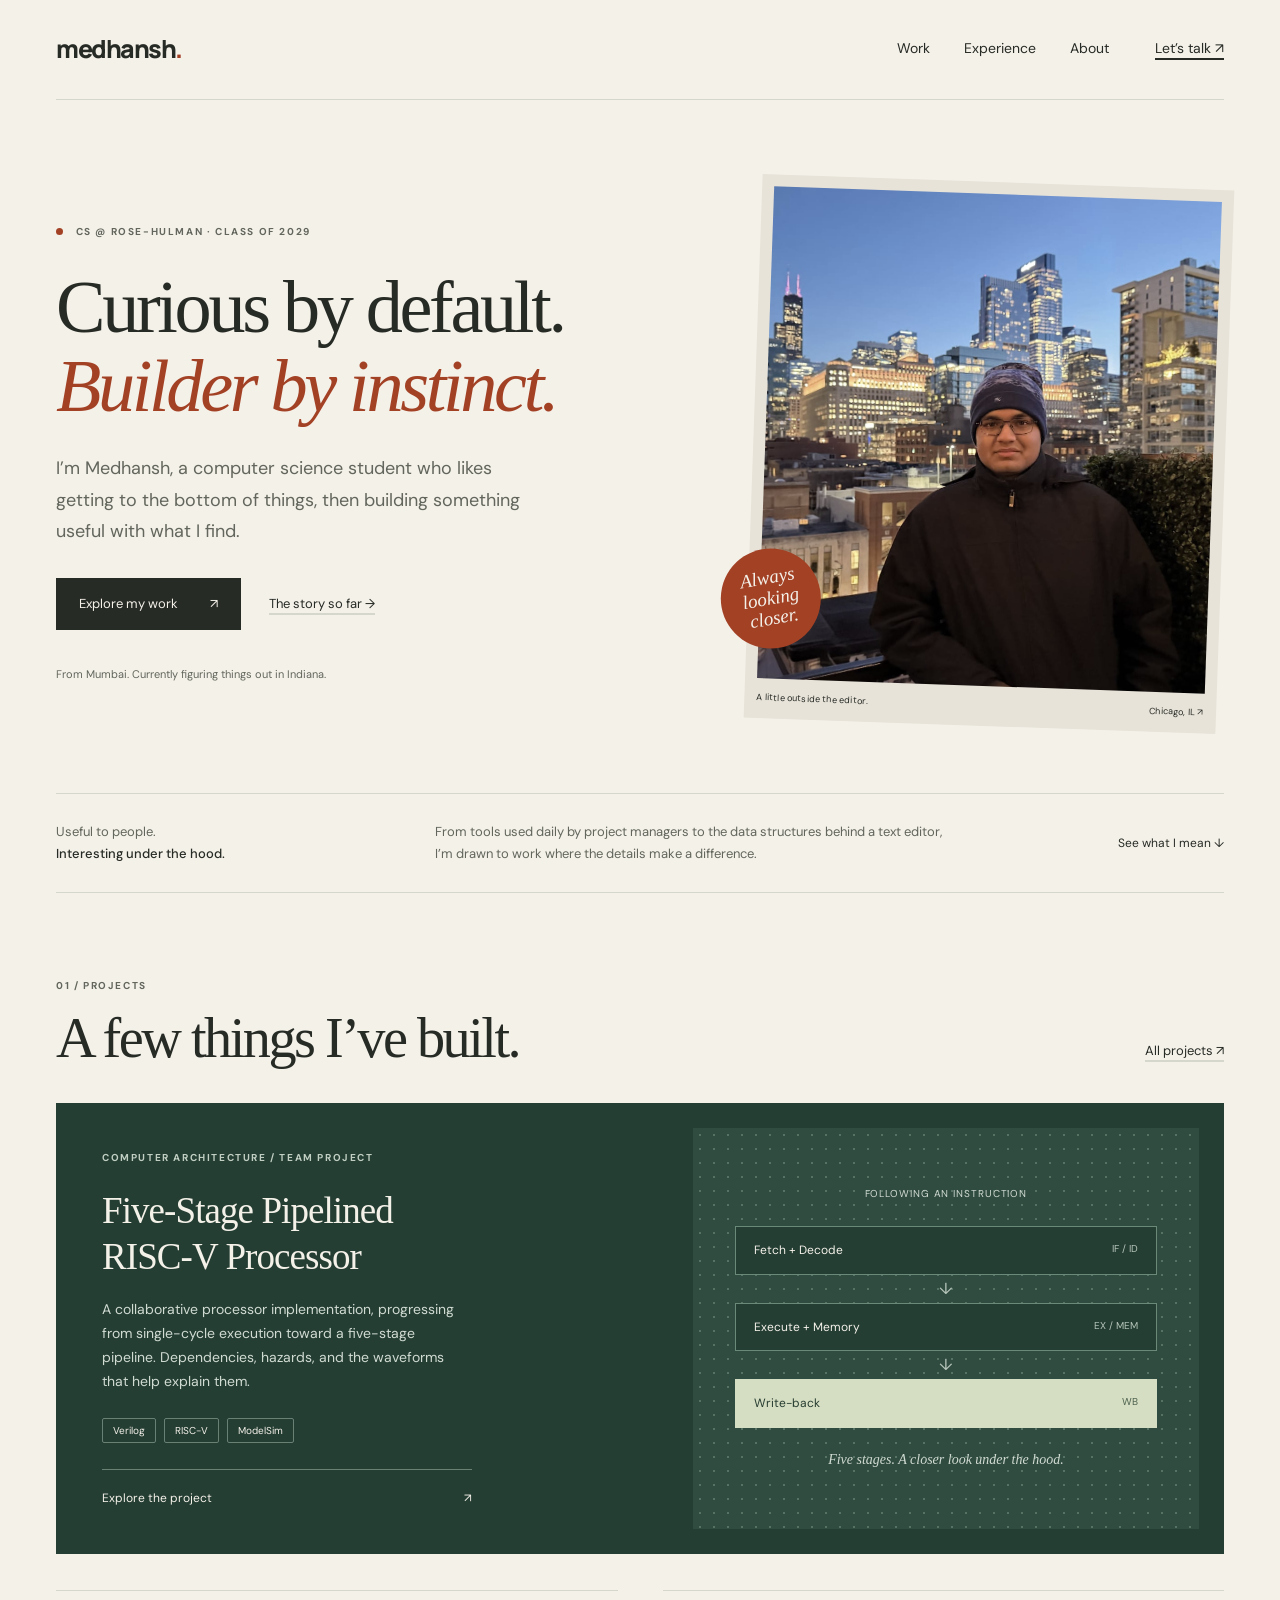
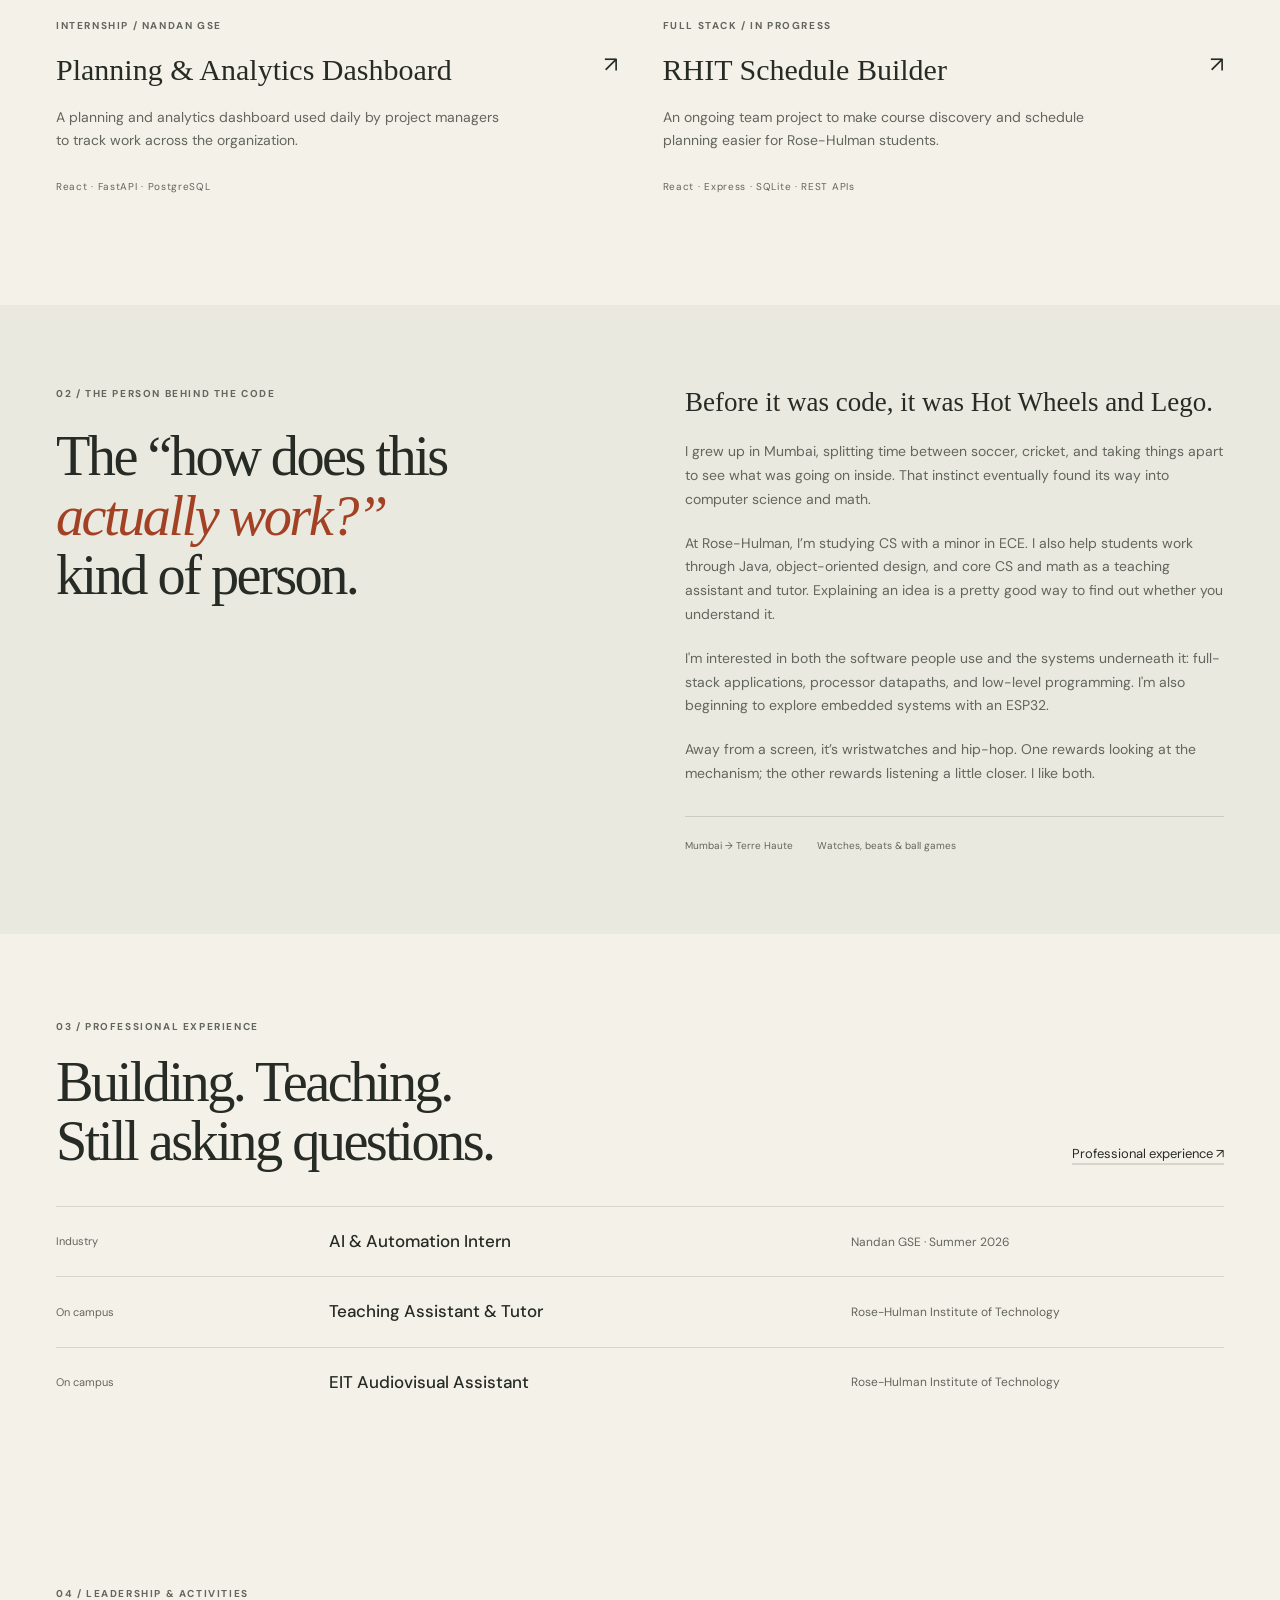
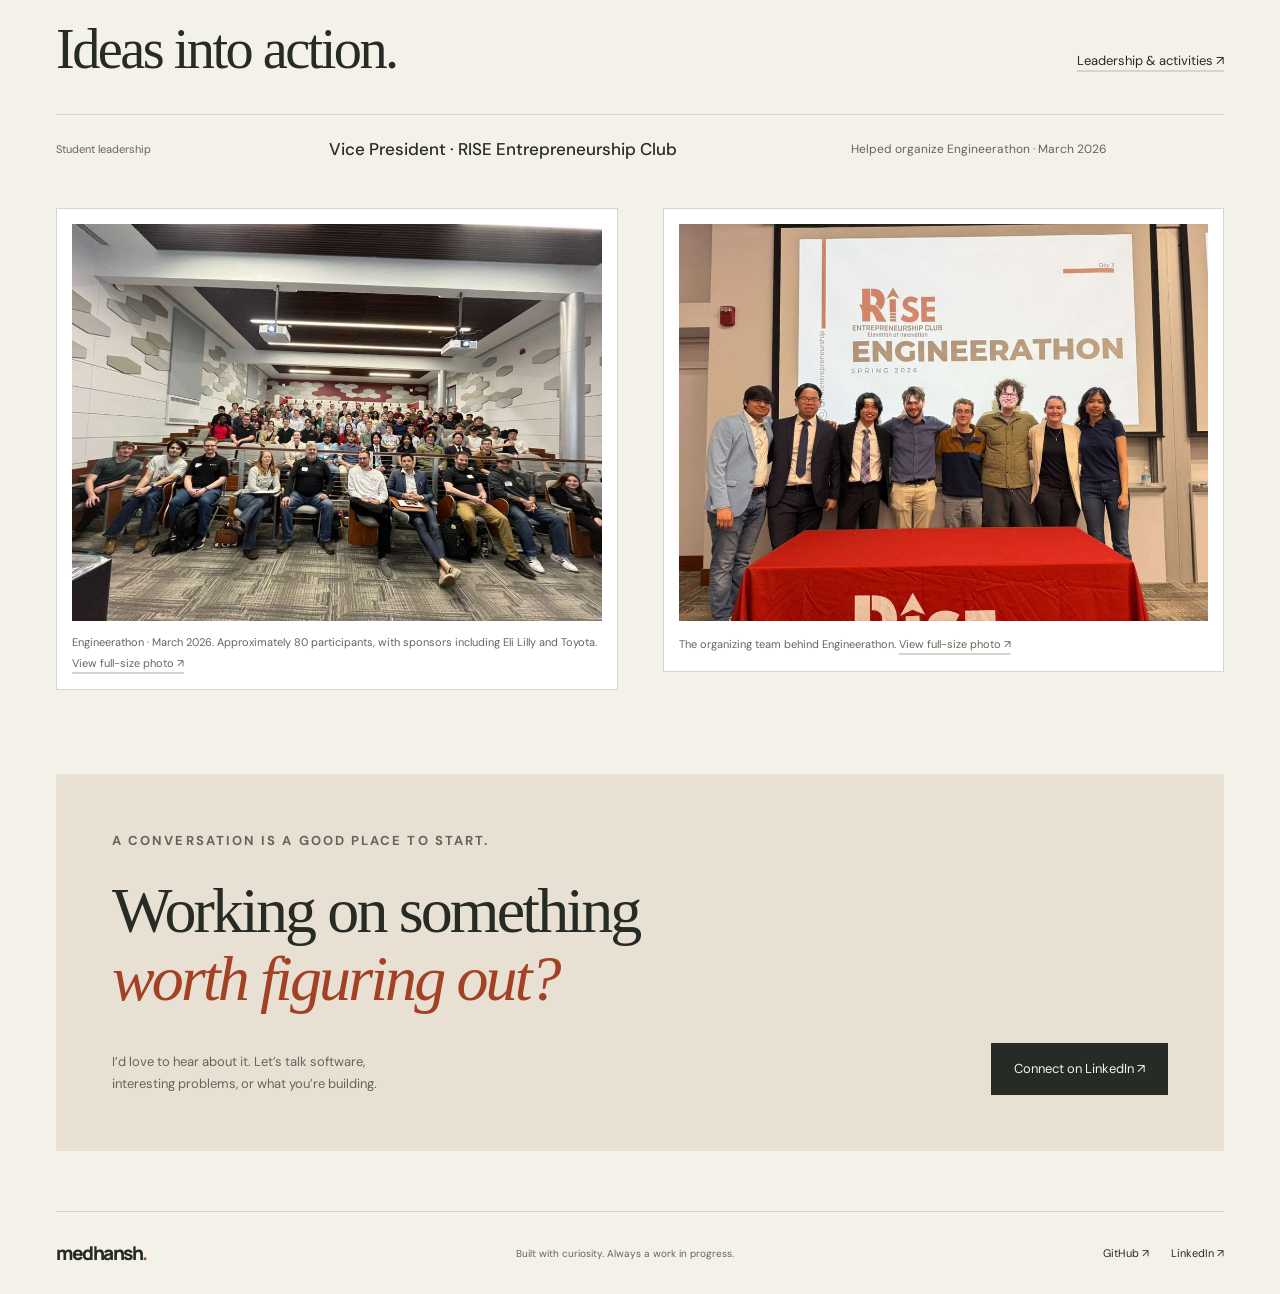
<file: index.html>
<!doctype html>
<html lang="en">
<head>
<meta charset="UTF-8">
<meta name="viewport" content="width=device-width, initial-scale=1">
<meta name="description" content="Medhansh Gupta: CS at Rose-Hulman. Building useful software, exploring the systems underneath, and sharing what I learn.">
<meta name="theme-color" content="#f4f1e9">
<title>Medhansh Gupta: Curious by default.</title>
<link rel="icon" href="images/favicon.svg" type="image/svg+xml">
<link rel="stylesheet" href="style.css?v=project-cards-no-rectangle">
<script src="script.js" defer>
</script>
</head>
<body><a class="skip-link" href="#main">Skip to content</a>
<header class="site-header"><a class="wordmark" href="index.html" aria-label="Medhansh Gupta home">medhansh<span>.</span></a>
<nav aria-label="Main navigation"><a href="portfolio.html">Work</a><a href="resume.html">Experience</a><a href="#about">About</a><a class="nav-contact" href="#contact">Let’s talk ↗</a>
</nav>
</header>
<main id="main">
<section class="hero wrap">
<div>
<p class="eyebrow"><span class="status-dot"></span> CS @ Rose-Hulman · Class of 2029</p>
<h1>Curious by default.<br><em>Builder by instinct.</em>
</h1>
<p class="hero-intro">I’m Medhansh, a computer science student who likes getting to the bottom of things, then building something useful with what I find.</p>
<div class="actions"><a class="button" href="portfolio.html">Explore my work <span aria-hidden="true">↗</span></a><a class="text-link" href="resume.html">The story so far →</a>
</div>
<p class="hero-footnote">From Mumbai. Currently figuring things out in Indiana.</p>
</div>
<figure class="portrait"><img src="images/snapshot.jpeg" alt="Medhansh on a rooftop with the Chicago skyline behind him" width="1428" height="1071" fetchpriority="high">
<figcaption><span>A little outside the editor.</span><span>Chicago, IL ↗</span>
</figcaption><span class="photo-stamp" aria-hidden="true">Always<br>looking closer.</span>
</figure>
</section>
<div class="intro-strip wrap">
<p>Useful to people.<br><strong>Interesting under the hood.</strong>
</p>
<p>From tools used daily by project managers to the data structures behind a text editor, I’m drawn to work where the details make a difference.</p><a href="portfolio.html">See what I mean ↓</a>
</div>
<section class="section wrap" aria-labelledby="work-heading">
<div class="section-heading">
<div>
<p class="eyebrow">01 / Projects</p>
<h2 id="work-heading">A few things I’ve built.</h2>
</div><a class="text-link" href="portfolio.html">All projects ↗</a>
</div>
<a class="featured-project" href="portfolio.html#risc-v">
<div class="project-description"><span class="eyebrow light">Computer architecture / Team project</span>
<h3>Five-Stage Pipelined<br>RISC-V Processor</h3>
<p>A collaborative processor implementation, progressing from single-cycle execution toward a five-stage pipeline. Dependencies, hazards, and the waveforms that help explain them.</p>
<div class="tags"><span>Verilog</span><span>RISC-V</span><span>ModelSim</span>
</div><span class="project-link">Explore the project <span aria-hidden="true">↗</span></span>
</div>
<div class="system-art"><span class="diagram-label">Following an instruction</span>
<div class="system-node">Fetch + Decode <span>IF / ID</span>
</div>
<div class="system-connector" aria-hidden="true">↓</div>
<div class="system-node">Execute + Memory <span>EX / MEM</span>
</div>
<div class="system-connector" aria-hidden="true">↓</div>
<div class="system-node accented">Write-back <span>WB</span>
</div><span class="diagram-caption">Five stages. A closer look under the hood.</span>
</div></a>
<div class="project-pair"><a class="project-small" href="portfolio.html#planning"><span class="eyebrow">Internship / Nandan GSE</span>
<h3>Planning & Analytics Dashboard <span aria-hidden="true">↗</span>
</h3>
<p>A planning and analytics dashboard used daily by project managers to track work across the organization.</p><span class="project-meta">React · FastAPI · PostgreSQL</span></a><a class="project-small" href="portfolio.html#schedule-builder"><span class="eyebrow">Full stack / In progress</span>
<h3>RHIT Schedule Builder <span aria-hidden="true">↗</span>
</h3>
<p>An ongoing team project to make course discovery and schedule planning easier for Rose-Hulman students.</p><span class="project-meta">React · Express · SQLite · REST APIs</span></a>
</div>
</section>
<section class="about-section" id="about">
<div class="wrap about-grid">
<div>
<p class="eyebrow">02 / The person behind the code</p>
<h2>The “how does this<br><em>actually work?”</em><br>kind of person.</h2>
</div>
<div class="about-copy">
<p class="large-copy">Before it was code, it was Hot Wheels and Lego.</p>
<p>I grew up in Mumbai, splitting time between soccer, cricket, and taking things apart to see what was going on inside. That instinct eventually found its way into computer science and math.</p>
<p>At Rose-Hulman, I’m studying CS with a minor in ECE. I also help students work through Java, object-oriented design, and core CS and math as a teaching assistant and tutor. Explaining an idea is a pretty good way to find out whether you understand it.</p>
<p>I'm interested in both the software people use and the systems underneath it: full-stack applications, processor datapaths, and low-level programming. I'm also beginning to explore embedded systems with an ESP32.</p>
<p>Away from a screen, it’s wristwatches and hip-hop. One rewards looking at the mechanism; the other rewards listening a little closer. I like both.</p>
<div class="personal-notes"><span>Mumbai → Terre Haute</span><span>Watches, beats & ball games</span>
</div>
</div>
</div>
</section>
<section class="section wrap experience-preview">
<p class="eyebrow">03 / Professional Experience</p>
<div class="section-heading">
<h2>Building. Teaching.<br>Still asking questions.</h2><a class="text-link" href="resume.html#professional-experience">Professional experience ↗</a>
</div>
<div class="experience-row"><span>Industry</span>
<h3>AI & Automation Intern</h3>
<p>Nandan GSE · Summer 2026</p>
</div>
<div class="experience-row"><span>On campus</span>
<h3>Teaching Assistant & Tutor</h3>
<p>Rose-Hulman Institute of Technology</p>
</div>
<div class="experience-row"><span>On campus</span>
<h3>EIT Audiovisual Assistant</h3>
<p>Rose-Hulman Institute of Technology</p>
</div>
</section>
<section class="section wrap experience-preview" aria-labelledby="leadership-preview-heading">
<p class="eyebrow">04 / Leadership & Activities</p>
<div class="section-heading">
<h2 id="leadership-preview-heading">Ideas into action.</h2><a class="text-link" href="resume.html#leadership-activities">Leadership & activities ↗</a>
</div>
<div class="experience-row"><span>Student leadership</span>
<h3>Vice President · RISE Entrepreneurship Club</h3>
<p>Helped organize Engineerathon · March 2026</p>
</div>
<div class="project-pair event-gallery" role="group" aria-label="Engineerathon March 2026 photos">
<figure class="project-figure">
<a href="images/eng2026.jpg" aria-label="View the Engineerathon group photo at full size"><img src="images/eng2026.jpg" alt="Engineerathon attendees gathered in a Rose-Hulman lecture hall for a group photo" width="1024" height="768" loading="lazy"></a>
<figcaption>Engineerathon · March 2026. Approximately 80 participants, with sponsors including Eli Lilly and Toyota. <a class="text-link" href="images/eng2026.jpg">View full-size photo ↗</a></figcaption>
</figure>
<figure class="project-figure">
<a href="images/engorg2026.jpg" aria-label="View the Engineerathon organizing team photo at full size"><img src="images/engorg2026.jpg" alt="Engineerathon organizing team in front of the RISE Entrepreneurship Club's Spring 2026 event presentation" width="1024" height="768" loading="lazy"></a>
<figcaption>The organizing team behind Engineerathon. <a class="text-link" href="images/engorg2026.jpg">View full-size photo ↗</a></figcaption>
</figure>
</div>
</section>
<section class="contact wrap" id="contact">
<p class="eyebrow">A conversation is a good place to start.</p>
<h2>Working on something<br><em>worth figuring out?</em>
</h2>
<div class="contact-bottom">
<p>I’d love to hear about it. Let’s talk software,<br>interesting problems, or what you’re building.</p><a class="button" href="https://www.linkedin.com/in/medhansh-gupta-01bb85266">Connect on LinkedIn ↗</a>
</div>
</section>
</main>
<footer class="site-footer wrap"><a class="wordmark" href="index.html">medhansh<span>.</span></a>
<p>Built with curiosity. Always a work in progress.</p>
<div><a href="https://github.com/medhanshg">GitHub ↗</a><a href="https://www.linkedin.com/in/medhansh-gupta-01bb85266">LinkedIn ↗</a>
</div>
</footer>
</body>
</html>
</file>
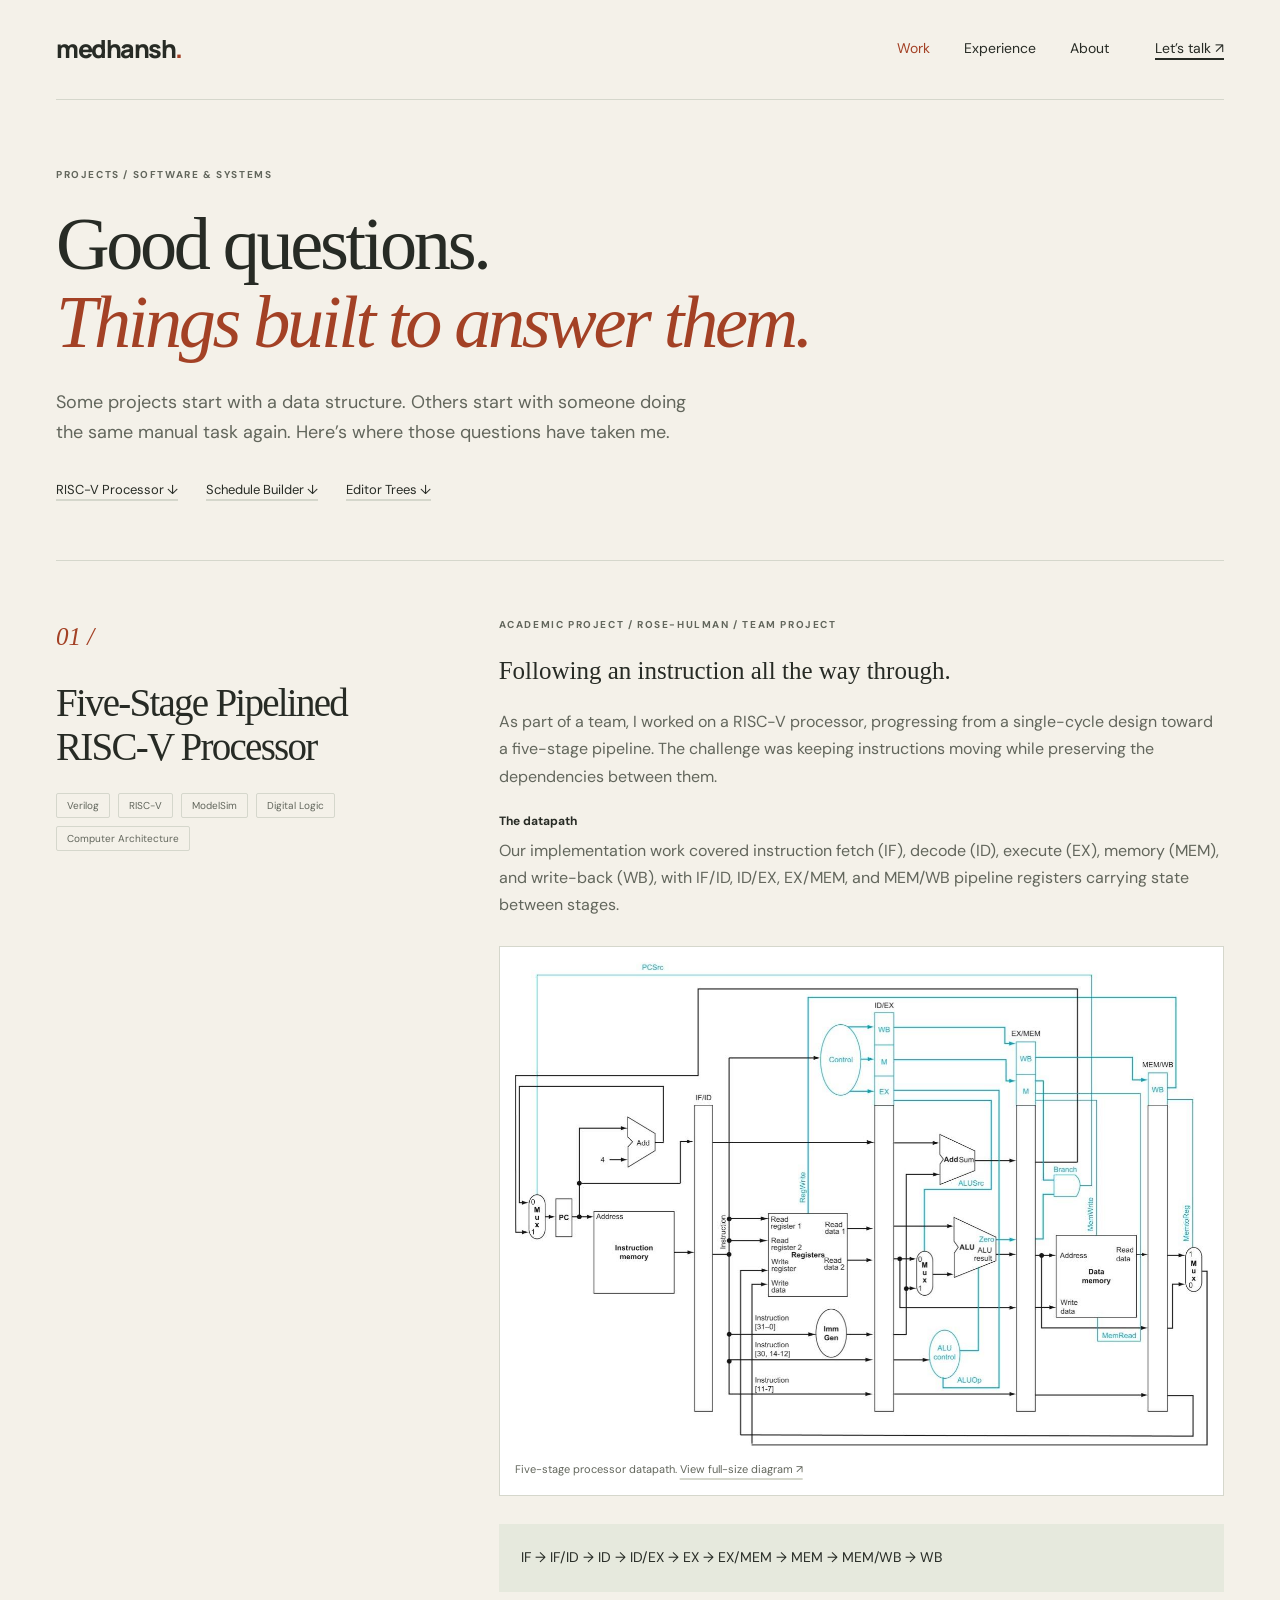
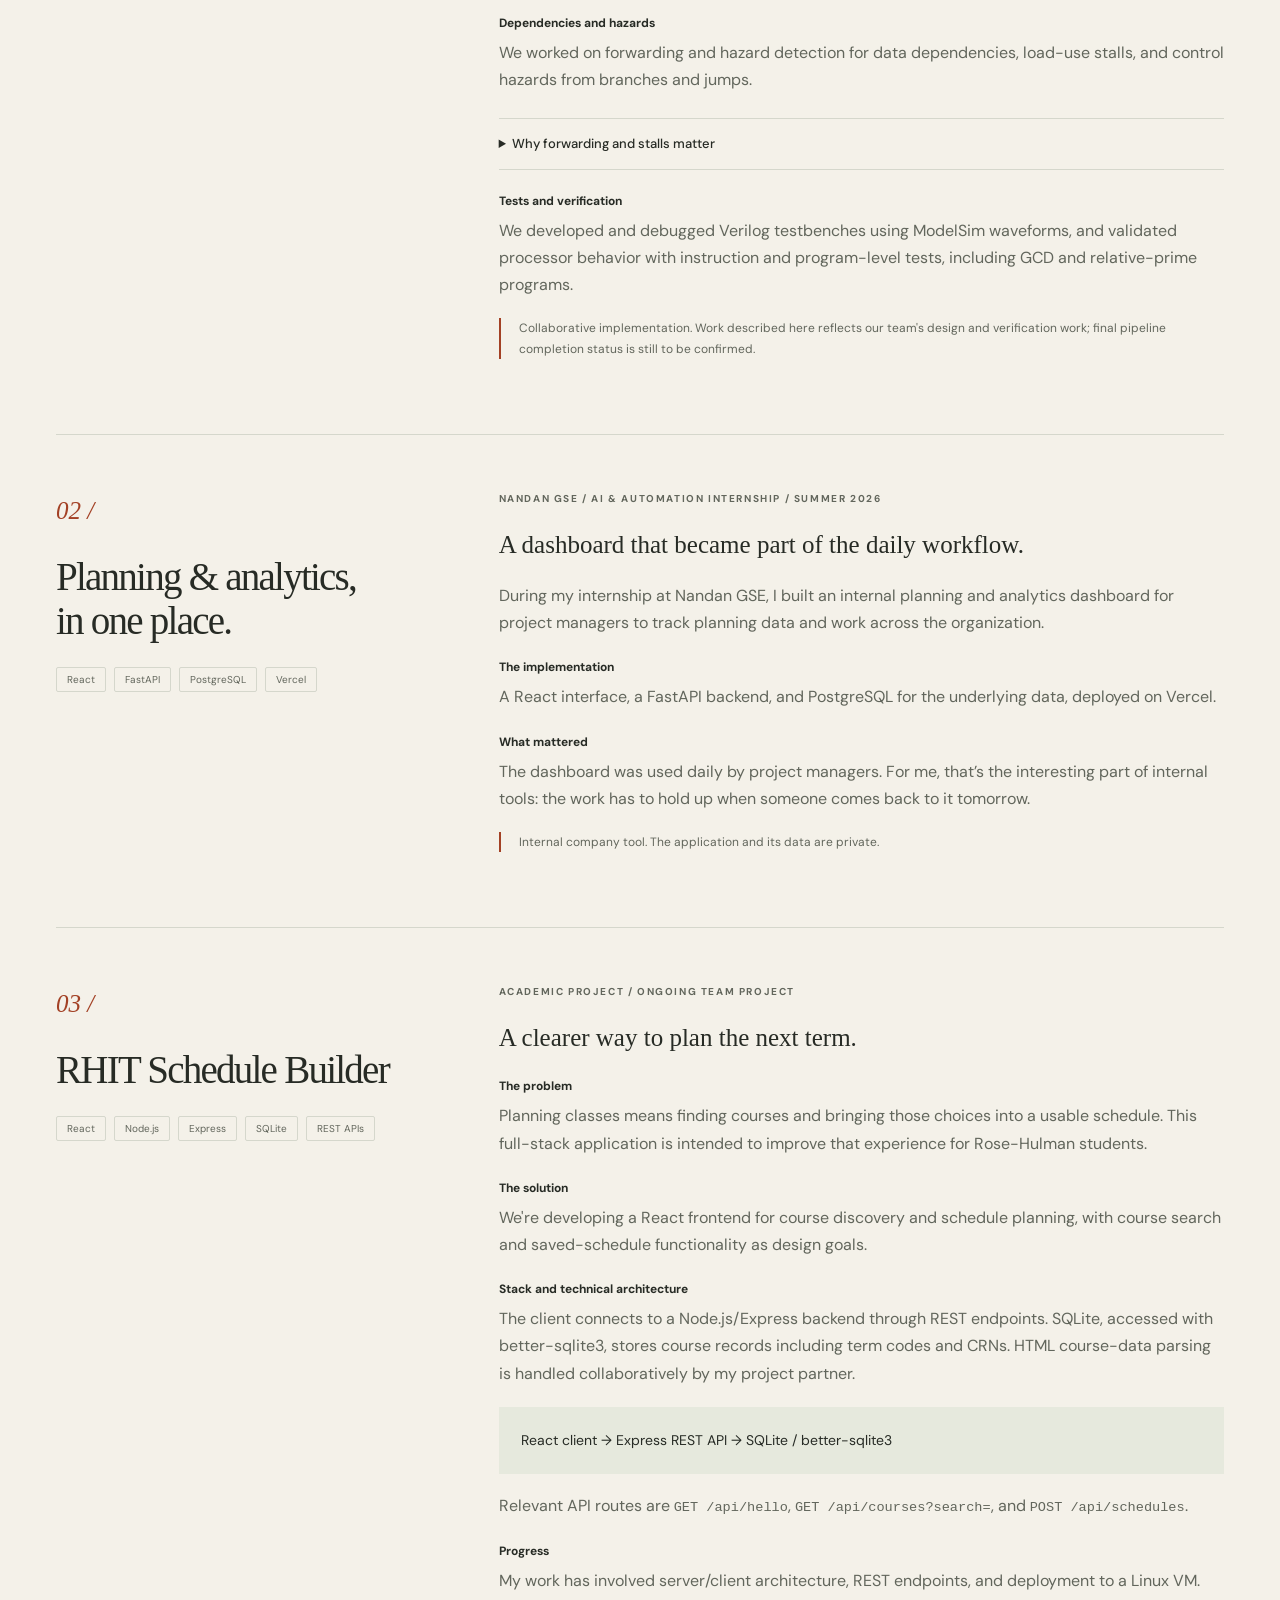
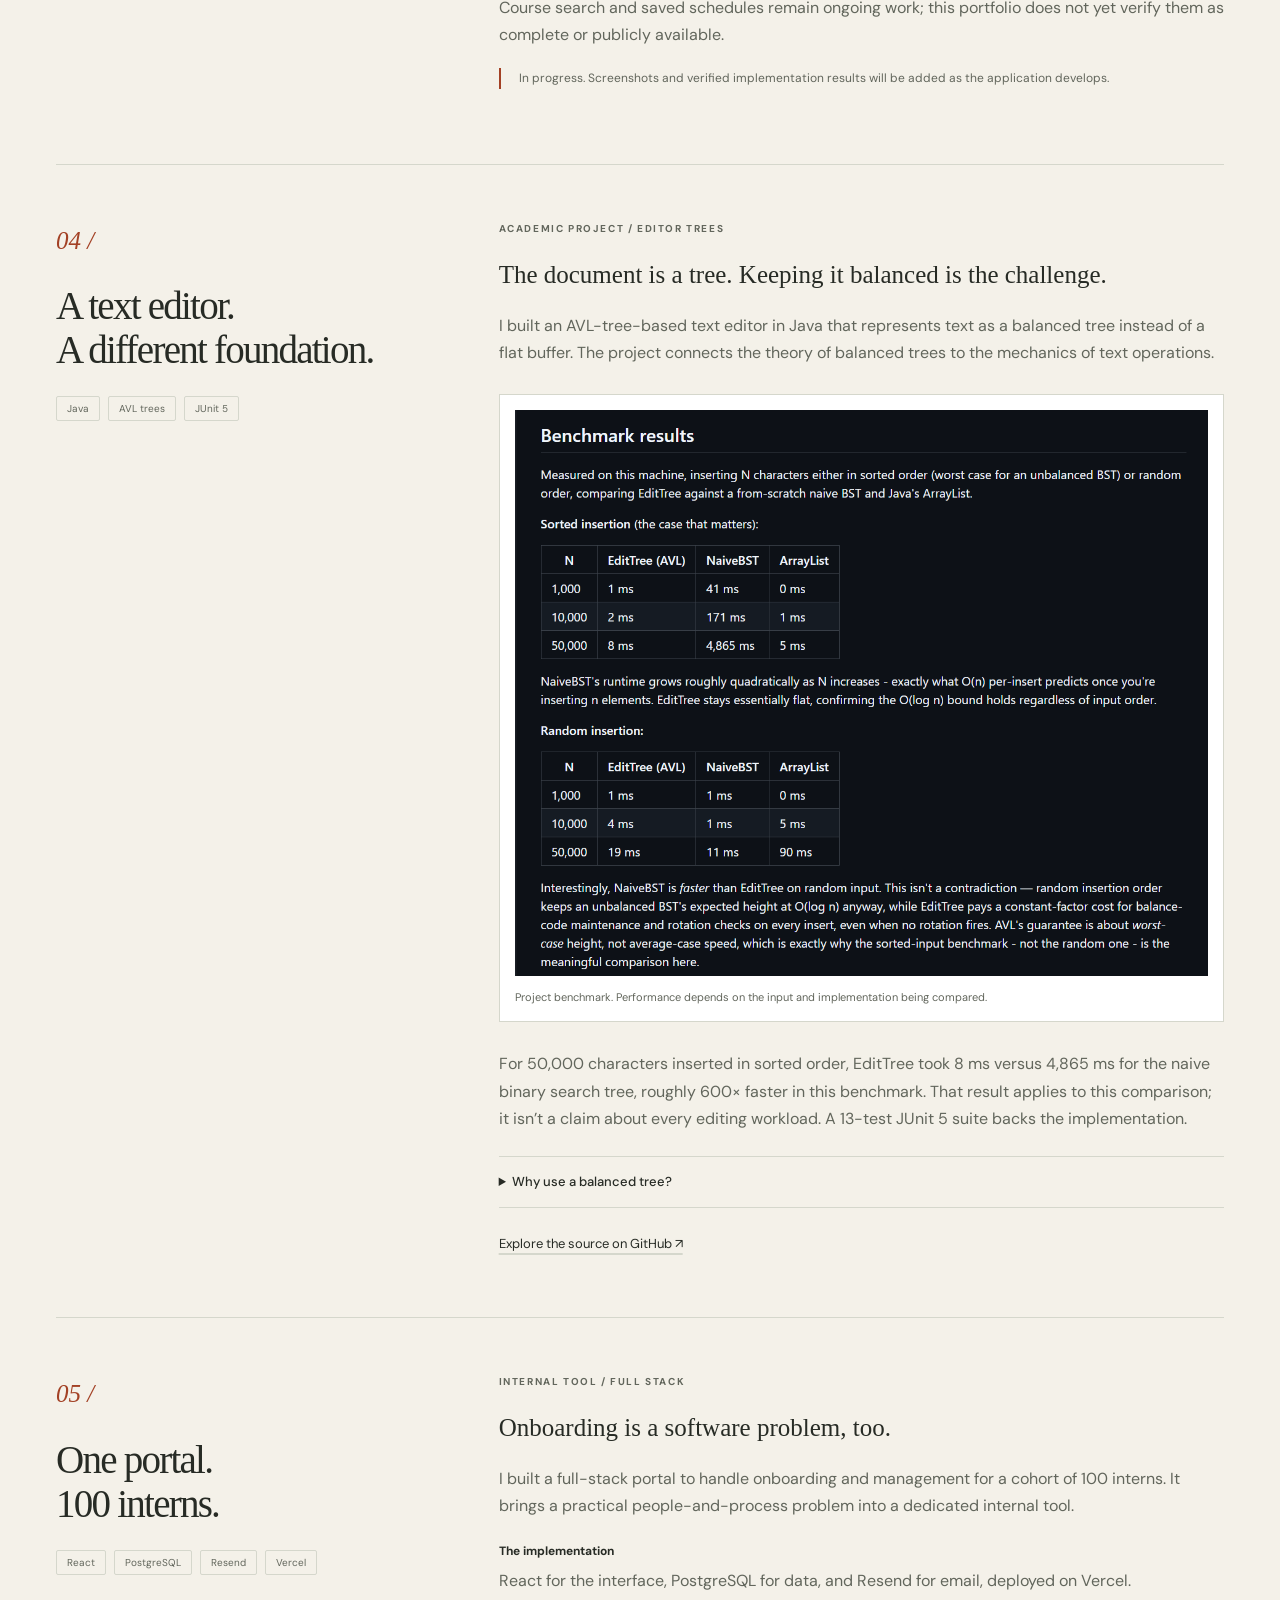
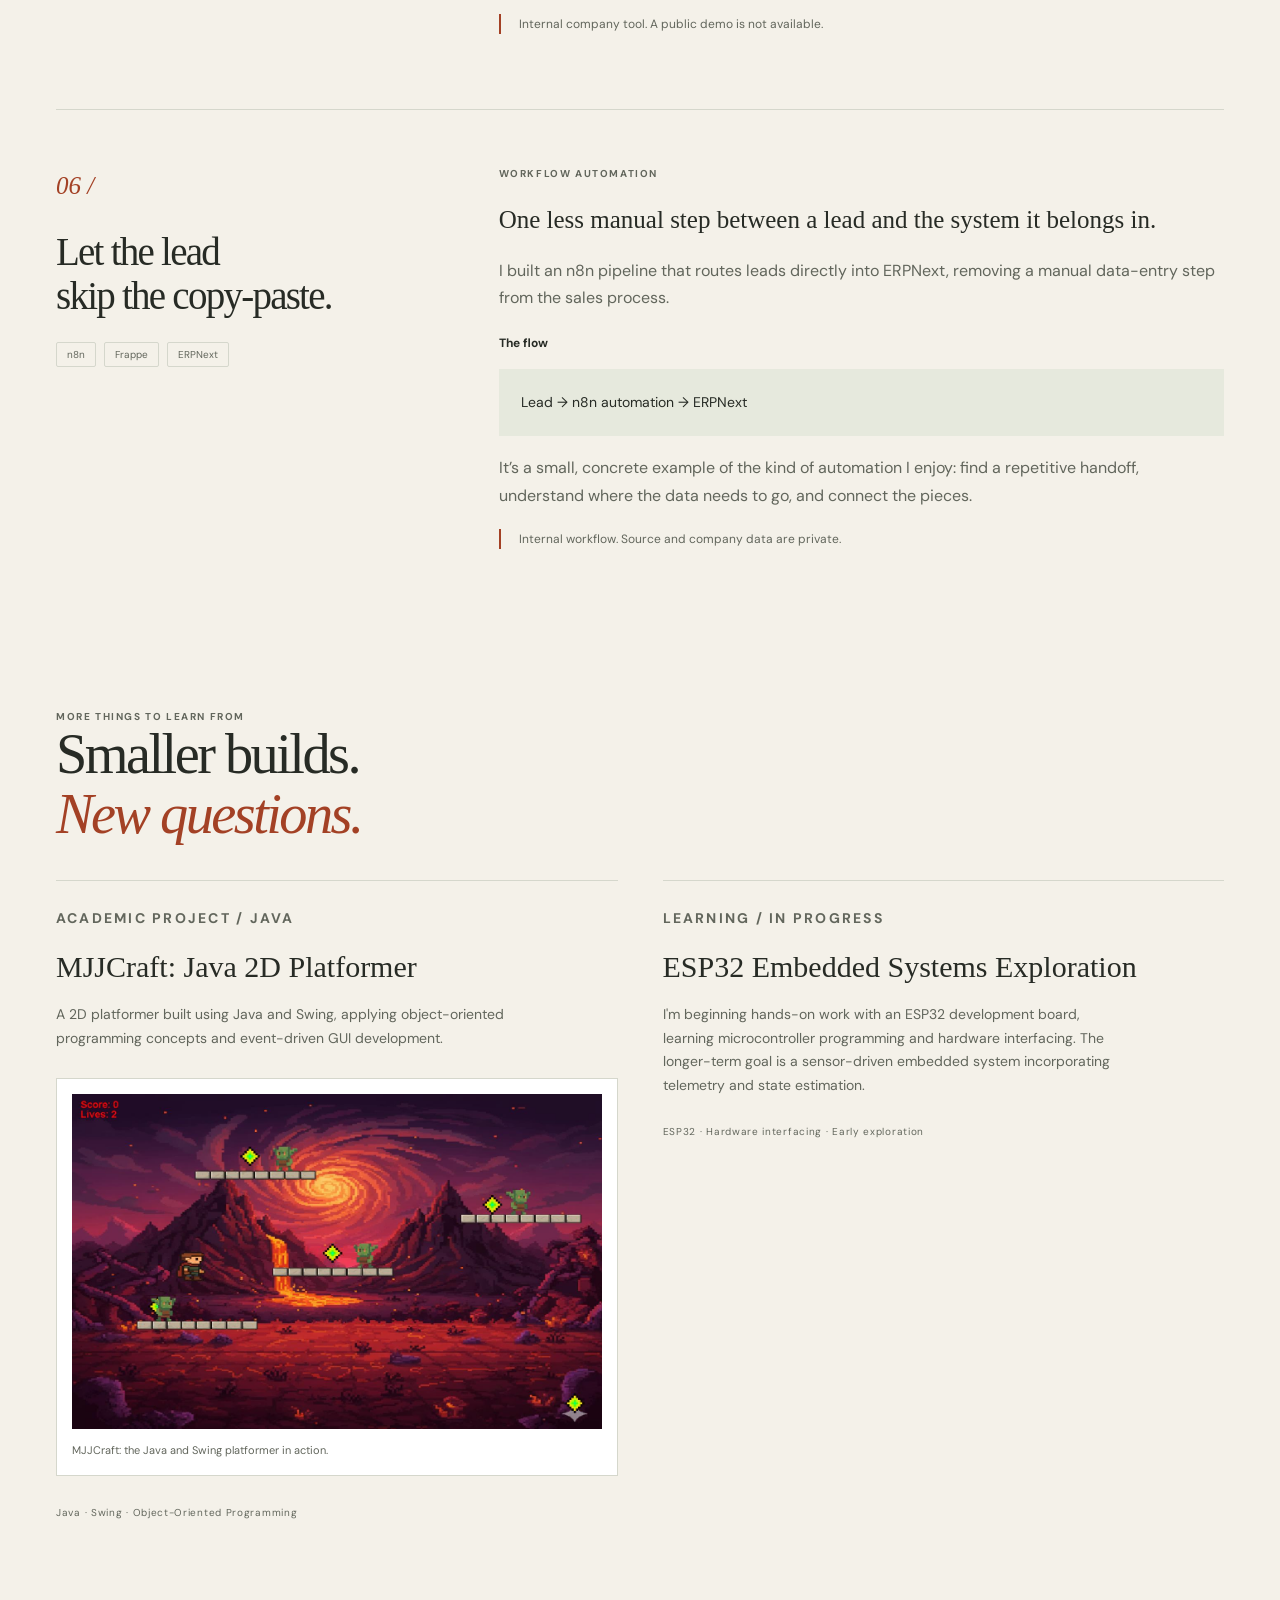
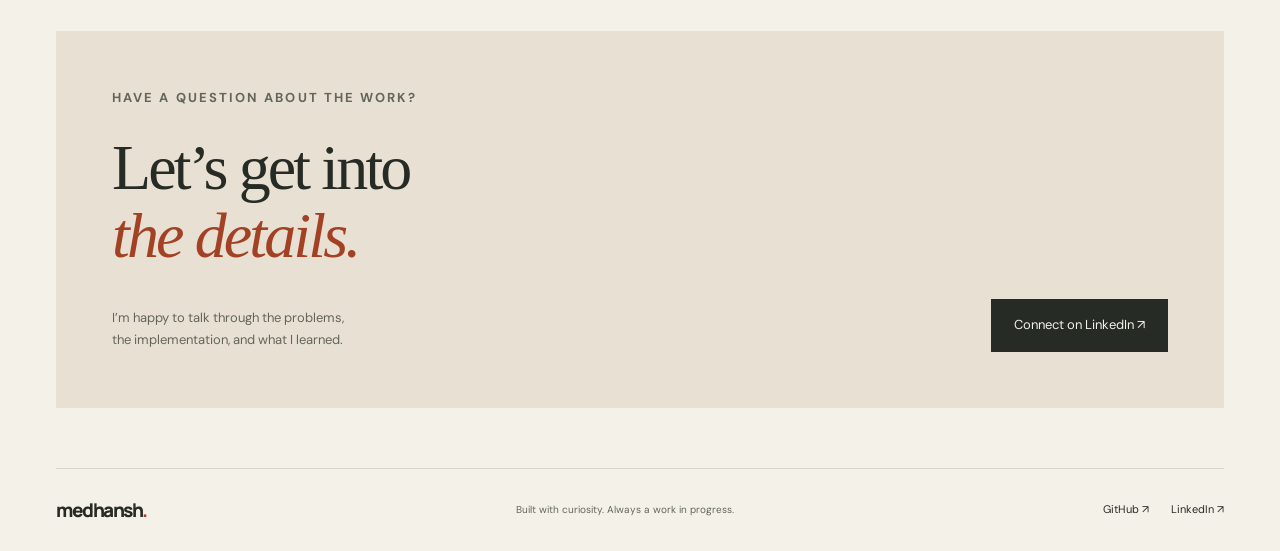
<file: portfolio.html>
<!doctype html>
<html lang="en">
<head>
<meta charset="UTF-8">
<meta name="viewport" content="width=device-width, initial-scale=1">
<meta name="description" content="Selected work by Medhansh Gupta: a collaborative RISC-V processor, full-stack applications, internal tools, data structures, and automation.">
<title>Selected work: Medhansh Gupta</title>
<link rel="icon" href="images/favicon.svg" type="image/svg+xml">
<link rel="stylesheet" href="style.css?v=project-cards-no-rectangle">
<script src="script.js" defer></script>
</head>
<body><a class="skip-link" href="#main">Skip to content</a>
<header class="site-header"><a class="wordmark" href="index.html" aria-label="Medhansh Gupta home">medhansh<span>.</span></a>
<nav aria-label="Main navigation"><a href="portfolio.html" aria-current="page">Work</a><a href="resume.html">Experience</a><a href="index.html#about">About</a><a class="nav-contact" href="index.html#contact">Let’s talk ↗</a>
</nav>
</header>
<main id="main" class="wrap">
<section class="page-intro">
<p class="eyebrow">Projects / Software & systems</p>
<h1>Good questions.<br><em>Things built to answer them.</em>
</h1>
<p>Some projects start with a data structure. Others start with someone doing the same manual task again. Here’s where those questions have taken me.</p>
<div class="actions" aria-label="Academic engineering projects"><a class="text-link" href="#risc-v">RISC-V Processor ↓</a><a class="text-link" href="#schedule-builder">Schedule Builder ↓</a><a class="text-link" href="#editor-trees">Editor Trees ↓</a></div>
</section>
<article class="case-study" id="risc-v">
<div>
<p class="case-number">01 /</p>
<h2>Five-Stage Pipelined RISC-V Processor</h2>
<div class="tags"><span>Verilog</span><span>RISC-V</span><span>ModelSim</span><span>Digital Logic</span><span>Computer Architecture</span></div>
</div>
<div class="case-body">
<p class="eyebrow">Academic project / Rose-Hulman / Team project</p>
<p class="lead">Following an instruction all the way through.</p>
<p>As part of a team, I worked on a RISC-V processor, progressing from a single-cycle design toward a five-stage pipeline. The challenge was keeping instructions moving while preserving the dependencies between them.</p>
<h3>The datapath</h3>
<p>Our implementation work covered instruction fetch (IF), decode (ID), execute (EX), memory (MEM), and write-back (WB), with IF/ID, ID/EX, EX/MEM, and MEM/WB pipeline registers carrying state between stages.</p>
<figure class="project-figure">
<a href="images/risc-v-datapath.jpg" aria-label="View the processor datapath diagram at full size"><img src="images/risc-v-datapath.jpg" alt="Five-stage processor datapath showing instruction memory, registers, ALU, data memory, and the IF/ID, ID/EX, EX/MEM, and MEM/WB pipeline registers" width="1371" height="956" loading="lazy"></a>
<figcaption>Five-stage processor datapath. <a class="text-link" href="images/risc-v-datapath.jpg">View full-size diagram ↗</a></figcaption>
</figure>
<div class="flow">IF → IF/ID → ID → ID/EX → EX → EX/MEM → MEM → MEM/WB → WB</div>
<h3>Dependencies and hazards</h3>
<p>We worked on forwarding and hazard detection for data dependencies, load-use stalls, and control hazards from branches and jumps.</p>
<details><summary>Why forwarding and stalls matter</summary><p>A dependent instruction can need a result before it reaches write-back. Forwarding makes an available result usable sooner; a load-use dependency can still require a stall while the value arrives from memory. Branches and jumps also require care so instructions follow the correct control path.</p></details>
<h3>Tests and verification</h3>
<p>We developed and debugged Verilog testbenches using ModelSim waveforms, and validated processor behavior with instruction and program-level tests, including GCD and relative-prime programs.</p>
<!-- TODO: Add a real ModelSim waveform screenshot, public repository URL if available, and confirm the final pipeline completion status and remaining failing tests. -->
<p class="case-note">Collaborative implementation. Work described here reflects our team's design and verification work; final pipeline completion status is still to be confirmed.</p>
</div>
</article>
<article class="case-study" id="planning">
<div>
<p class="case-number">02 /</p>
<h2>Planning & analytics,<br>in one place.</h2>
<div class="tags"><span>React</span><span>FastAPI</span><span>PostgreSQL</span><span>Vercel</span>
</div>
</div>
<div class="case-body">
<p class="eyebrow">Nandan GSE / AI & Automation Internship / Summer 2026</p>
<p class="lead">A dashboard that became part of the daily workflow.</p>
<p>During my internship at Nandan GSE, I built an internal planning and analytics dashboard for project managers to track planning data and work across the organization.</p>
<h3>The implementation</h3>
<p>A React interface, a FastAPI backend, and PostgreSQL for the underlying data, deployed on Vercel.</p>
<h3>What mattered</h3>
<p>The dashboard was used daily by project managers. For me, that’s the interesting part of internal tools: the work has to hold up when someone comes back to it tomorrow.</p>
<p class="case-note">Internal company tool. The application and its data are private.</p>
</div>
</article>
<article class="case-study" id="schedule-builder">
<div>
<p class="case-number">03 /</p>
<h2>RHIT Schedule Builder</h2>
<div class="tags"><span>React</span><span>Node.js</span><span>Express</span><span>SQLite</span><span>REST APIs</span></div>
</div>
<div class="case-body">
<p class="eyebrow">Academic project / Ongoing team project</p>
<p class="lead">A clearer way to plan the next term.</p>
<h3>The problem</h3>
<p>Planning classes means finding courses and bringing those choices into a usable schedule. This full-stack application is intended to improve that experience for Rose-Hulman students.</p>
<h3>The solution</h3>
<p>We're developing a React frontend for course discovery and schedule planning, with course search and saved-schedule functionality as design goals.</p>
<h3>Stack and technical architecture</h3>
<p>The client connects to a Node.js/Express backend through REST endpoints. SQLite, accessed with better-sqlite3, stores course records including term codes and CRNs. HTML course-data parsing is handled collaboratively by my project partner.</p>
<div class="flow">React client → Express REST API → SQLite / better-sqlite3</div>
<p>Relevant API routes are <code>GET /api/hello</code>, <code>GET /api/courses?search=</code>, and <code>POST /api/schedules</code>.</p>
<h3>Progress</h3>
<p>My work has involved server/client architecture, REST endpoints, and deployment to a Linux VM. Course search and saved schedules remain ongoing work; this portfolio does not yet verify them as complete or publicly available.</p>
<!-- TODO: Review the application repository to verify endpoint behavior, saved-schedule persistence, deployment status, and tests. Add its confirmed public URL/repository and real screenshots when supplied. No implementation is included in this portfolio repository. -->
<p class="case-note">In progress. Screenshots and verified implementation results will be added as the application develops.</p>
</div>
</article>
<article class="case-study" id="editor-trees">
<div>
<p class="case-number">04 /</p>
<h2>A text editor.<br>A different foundation.</h2>
<div class="tags"><span>Java</span><span>AVL trees</span><span>JUnit 5</span>
</div>
</div>
<div class="case-body">
<p class="eyebrow">Academic project / Editor Trees</p>
<p class="lead">The document is a tree. Keeping it balanced is the challenge.</p>
<p>I built an AVL-tree-based text editor in Java that represents text as a balanced tree instead of a flat buffer. The project connects the theory of balanced trees to the mechanics of text operations.</p>
<figure><img src="images/benchmark.png" alt="Sorted insertion of 50,000 characters: EditTree AVL 8 ms, naive BST 4,865 ms, ArrayList 5 ms. Random insertion: EditTree 19 ms, naive BST 11 ms, ArrayList 90 ms." loading="lazy">
<figcaption>Project benchmark. Performance depends on the input and implementation being compared.</figcaption>
</figure>
<p>For 50,000 characters inserted in sorted order, EditTree took 8 ms versus 4,865 ms for the naive binary search tree, roughly 600× faster in this benchmark. That result applies to this comparison; it isn’t a claim about every editing workload. A 13-test JUnit 5 suite backs the implementation.</p>
<details>
<summary>Why use a balanced tree?</summary>
<p>Sorted input can make an unbalanced search tree behave like a linked list. AVL rotations keep the tree’s height logarithmic, limiting the path through it as the document grows. The useful lesson here is how much the representation can change the cost of an operation.</p>
</details><a class="text-link" href="https://github.com/medhanshg/editor-trees">Explore the source on GitHub ↗</a>
</div>
</article>
<article class="case-study" id="intern-portal">
<div>
<p class="case-number">05 /</p>
<h2>One portal.<br>100 interns.</h2>
<div class="tags"><span>React</span><span>PostgreSQL</span><span>Resend</span><span>Vercel</span>
</div>
</div>
<div class="case-body">
<p class="eyebrow">Internal tool / Full stack</p>
<p class="lead">Onboarding is a software problem, too.</p>
<p>I built a full-stack portal to handle onboarding and management for a cohort of 100 interns. It brings a practical people-and-process problem into a dedicated internal tool.</p>
<h3>The implementation</h3>
<p>React for the interface, PostgreSQL for data, and Resend for email, deployed on Vercel.</p>
<p class="case-note">Internal company tool. A public demo is not available.</p>
</div>
</article>
<article class="case-study" id="automation">
<div>
<p class="case-number">06 /</p>
<h2>Let the lead<br>skip the copy-paste.</h2>
<div class="tags"><span>n8n</span><span>Frappe</span><span>ERPNext</span>
</div>
</div>
<div class="case-body">
<p class="eyebrow">Workflow automation</p>
<p class="lead">One less manual step between a lead and the system it belongs in.</p>
<p>I built an n8n pipeline that routes leads directly into ERPNext, removing a manual data-entry step from the sales process.</p>
<h3>The flow</h3>
<div class="flow" aria-label="Workflow">Lead → n8n automation → ERPNext</div>
<p>It’s a small, concrete example of the kind of automation I enjoy: find a repetitive handoff, understand where the data needs to go, and connect the pieces.</p>
<p class="case-note">Internal workflow. Source and company data are private.</p>
</div>
</article>
<section class="section" aria-labelledby="explorations-heading">
<p class="eyebrow">More things to learn from</p>
<h2 id="explorations-heading">Smaller builds.<br><em>New questions.</em></h2>
<div class="project-pair">
<article class="project-small" id="mjjcraft"><p class="eyebrow">Academic project / Java</p><h3>MJJCraft: Java 2D Platformer</h3><p>A 2D platformer built using Java and Swing, applying object-oriented programming concepts and event-driven GUI development.</p>
<figure class="project-figure"><img src="images/mjjcraft.jpg" alt="MJJCraft game screenshot with a player character, platforms, and score and lives counters against a volcanic landscape" width="1280" height="809" loading="lazy"><figcaption>MJJCraft: the Java and Swing platformer in action.</figcaption></figure>
<span class="project-meta">Java · Swing · Object-Oriented Programming</span><!-- TODO: Add a verified MJJCraft repository or demo URL. --></article>
<article class="project-small" id="esp32"><p class="eyebrow">Learning / In progress</p><h3>ESP32 Embedded Systems Exploration</h3><p>I'm beginning hands-on work with an ESP32 development board, learning microcontroller programming and hardware interfacing. The longer-term goal is a sensor-driven embedded system incorporating telemetry and state estimation.</p><span class="project-meta">ESP32 · Hardware interfacing · Early exploration</span><!-- TODO: Add verified board experiments and results as completed. Telemetry and state estimation are future goals, not implemented features. --></article>
</div>
</section>
<section class="contact">
<p class="eyebrow">Have a question about the work?</p>
<h2>Let’s get into<br><em>the details.</em>
</h2>
<div class="contact-bottom">
<p>I’m happy to talk through the problems,<br>the implementation, and what I learned.</p><a class="button" href="https://www.linkedin.com/in/medhansh-gupta-01bb85266">Connect on LinkedIn ↗</a>
</div>
</section>
</main>
<footer class="site-footer wrap"><a class="wordmark" href="index.html">medhansh<span>.</span></a>
<p>Built with curiosity. Always a work in progress.</p>
<div><a href="https://github.com/medhanshg">GitHub ↗</a><a href="https://www.linkedin.com/in/medhansh-gupta-01bb85266">LinkedIn ↗</a>
</div>
</footer>
</body>
</html>
</file>
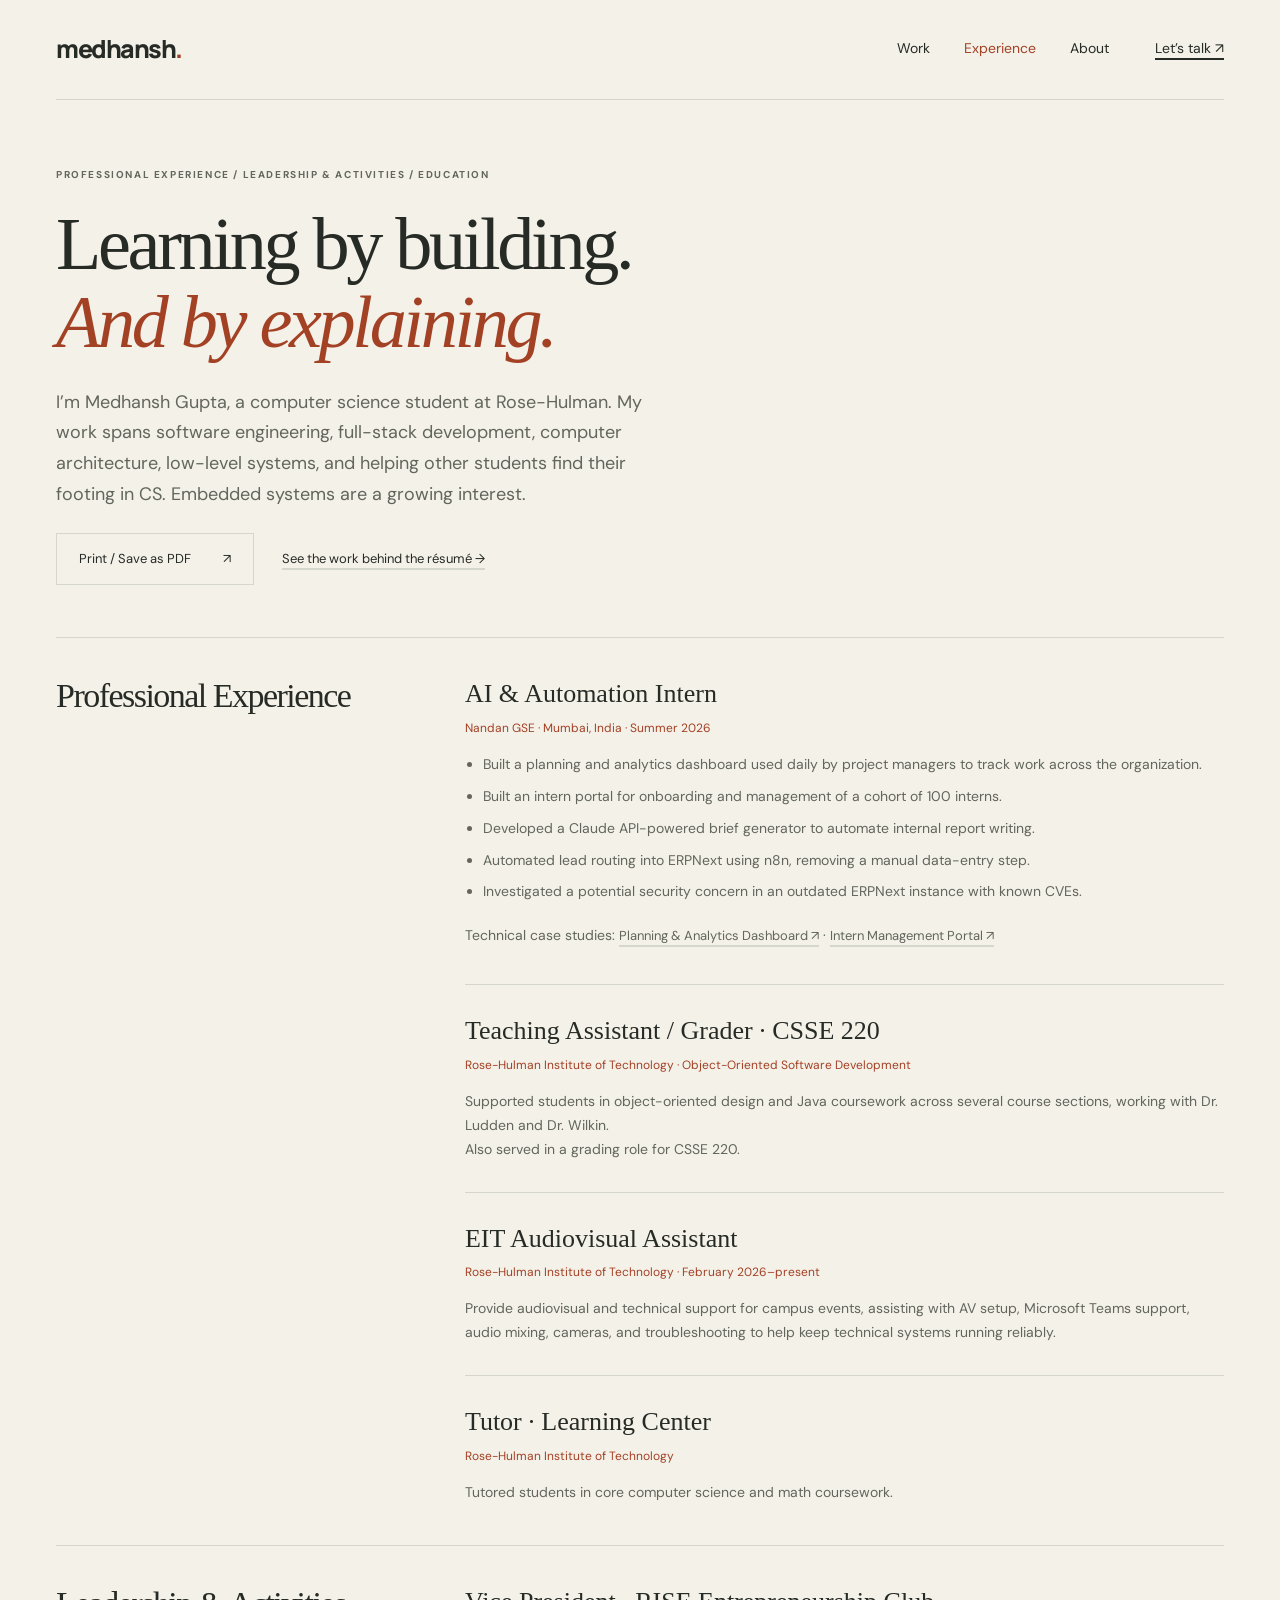
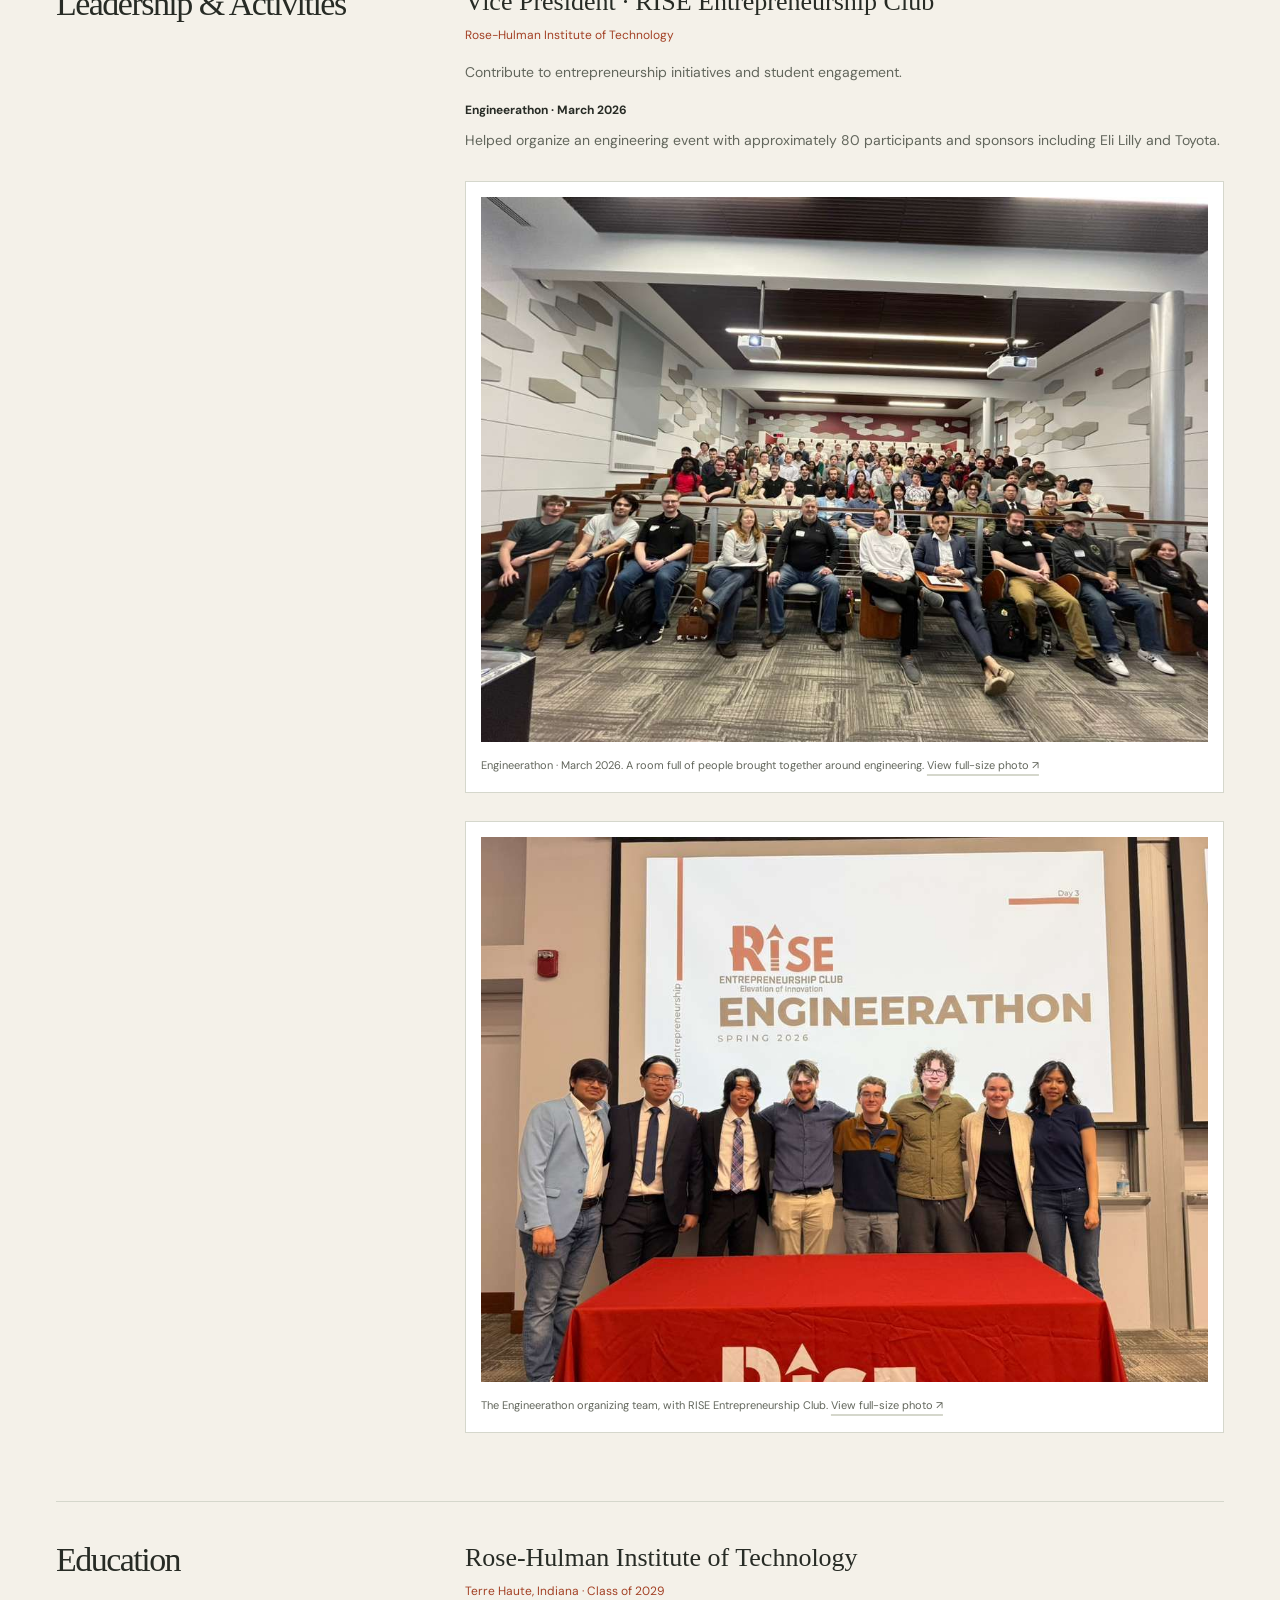
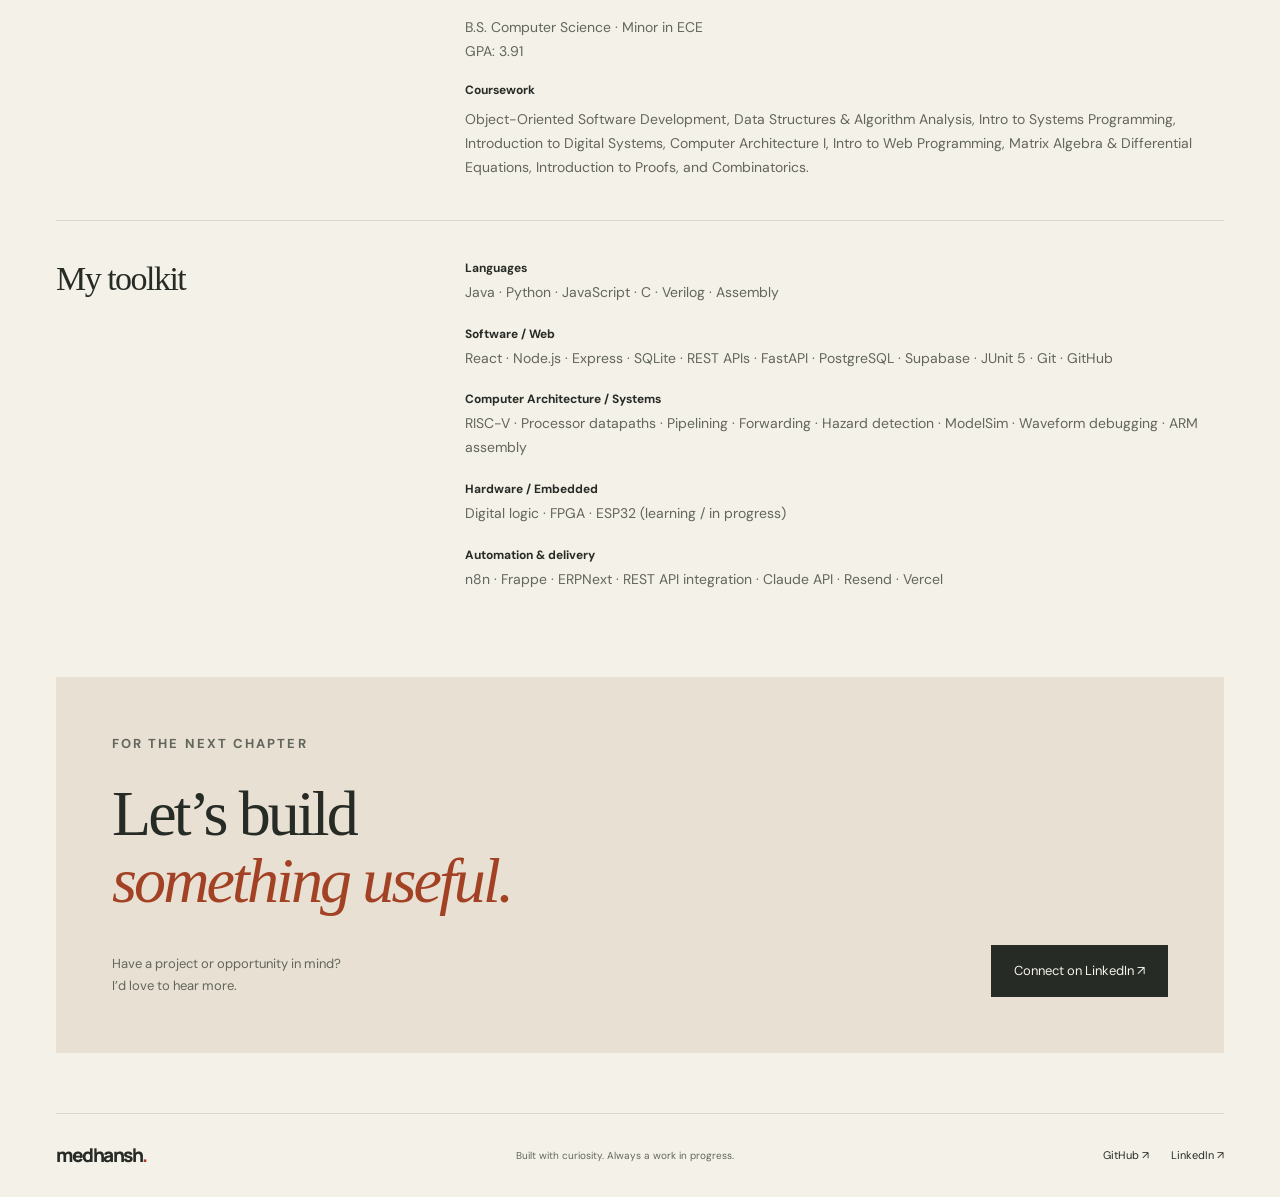
<file: resume.html>
<!doctype html>
<html lang="en">
<head>
<meta charset="UTF-8">
<meta name="viewport" content="width=device-width, initial-scale=1">
<meta name="description" content="Medhansh Gupta’s experience, education, and technical skills. Computer science at Rose-Hulman, Class of 2029.">
<title>Experience: Medhansh Gupta</title>
<link rel="icon" href="images/favicon.svg" type="image/svg+xml">
<link rel="stylesheet" href="style.css?v=project-cards-no-rectangle">
<script src="script.js" defer>
</script>
</head>
<body><a class="skip-link" href="#main">Skip to content</a>
<header class="site-header"><a class="wordmark" href="index.html" aria-label="Medhansh Gupta home">medhansh<span>.</span></a>
<nav aria-label="Main navigation"><a href="portfolio.html">Work</a><a href="resume.html" aria-current="page">Experience</a><a href="index.html#about">About</a><a class="nav-contact" href="index.html#contact">Let’s talk ↗</a>
</nav>
</header>
<main id="main" class="wrap">
<section class="page-intro">
<p class="eyebrow">Professional Experience / Leadership & Activities / Education</p>
<h1>Learning by building.<br><em>And by explaining.</em>
</h1>
<p>I’m Medhansh Gupta, a computer science student at Rose-Hulman. My work spans software engineering, full-stack development, computer architecture, low-level systems, and helping other students find their footing in CS. Embedded systems are a growing interest.</p>
<div class="actions"><button class="button print-button" data-print hidden>Print / Save as PDF <span aria-hidden="true">↗</span></button><a class="text-link" href="portfolio.html">See the work behind the résumé →</a>
</div>
</section>
<section class="resume-section" id="professional-experience" aria-labelledby="professional-heading">
<h2 id="professional-heading">Professional Experience</h2>
<div>
<article class="resume-entry">
<h3>AI & Automation Intern</h3>
<p class="entry-meta">Nandan GSE · Mumbai, India · Summer 2026</p>
<ul>
<li>Built a planning and analytics dashboard used daily by project managers to track work across the organization.</li>
<li>Built an intern portal for onboarding and management of a cohort of 100 interns.</li>
<li>Developed a Claude API-powered brief generator to automate internal report writing.</li>
<li>Automated lead routing into ERPNext using n8n, removing a manual data-entry step.</li>
<li>Investigated a potential security concern in an outdated ERPNext instance with known CVEs.</li>
</ul>
<p>Technical case studies: <a class="text-link" href="portfolio.html#planning">Planning & Analytics Dashboard ↗</a> · <a class="text-link" href="portfolio.html#intern-portal">Intern Management Portal ↗</a></p>
</article>
<article class="resume-entry">
<h3>Teaching Assistant / Grader · CSSE 220</h3>
<p class="entry-meta">Rose-Hulman Institute of Technology · Object-Oriented Software Development</p>
<p>Supported students in object-oriented design and Java coursework across several course sections, working with Dr. Ludden and Dr. Wilkin.</p>
<p>Also served in a grading role for CSSE 220.</p>
<!-- TODO: Confirm the grading-to-TA timeline before adding dates. -->
</article>
<article class="resume-entry">
<h3>EIT Audiovisual Assistant</h3>
<p class="entry-meta">Rose-Hulman Institute of Technology · February 2026–present</p>
<p>Provide audiovisual and technical support for campus events, assisting with AV setup, Microsoft Teams support, audio mixing, cameras, and troubleshooting to help keep technical systems running reliably.</p>
</article>
<article class="resume-entry">
<h3>Tutor · Learning Center</h3>
<p class="entry-meta">Rose-Hulman Institute of Technology</p>
<p>Tutored students in core computer science and math coursework.</p>
</article>
</div>
</section>
<section class="resume-section" id="leadership-activities" aria-labelledby="leadership-heading">
<h2 id="leadership-heading">Leadership & Activities</h2>
<div>
<article class="resume-entry">
<h3>Vice President · RISE Entrepreneurship Club</h3>
<p class="entry-meta">Rose-Hulman Institute of Technology</p>
<p>Contribute to entrepreneurship initiatives and student engagement.</p>
<h4 id="engineerathon">Engineerathon · March 2026</h4>
<p>Helped organize an engineering event with approximately 80 participants and sponsors including Eli Lilly and Toyota.</p>
<div class="event-gallery" role="group" aria-labelledby="engineerathon">
<figure class="project-figure">
<a href="images/eng2026.jpg" aria-label="View the Engineerathon group photo at full size"><img src="images/eng2026.jpg" alt="Engineerathon attendees gathered for a group photo in a Rose-Hulman lecture hall" width="1024" height="768" loading="lazy"></a>
<figcaption>Engineerathon · March 2026. A room full of people brought together around engineering. <a class="text-link" href="images/eng2026.jpg">View full-size photo ↗</a></figcaption>
</figure>
<figure class="project-figure">
<a href="images/engorg2026.jpg" aria-label="View the Engineerathon organizing team photo at full size"><img src="images/engorg2026.jpg" alt="Eight Engineerathon organizers standing together in front of the RISE Entrepreneurship Club's Spring 2026 event presentation" width="1024" height="768" loading="lazy"></a>
<figcaption>The Engineerathon organizing team, with RISE Entrepreneurship Club. <a class="text-link" href="images/engorg2026.jpg">View full-size photo ↗</a></figcaption>
</figure>
</div>
<!-- TODO: Add verified RISE role dates when available. -->
</article>
</div>
</section>
<section class="resume-section">
<h2>Education</h2>
<div class="resume-entry">
<h3>Rose-Hulman Institute of Technology</h3>
<p class="entry-meta">Terre Haute, Indiana · Class of 2029</p>
<p>B.S. Computer Science · Minor in ECE<br>GPA: 3.91</p>
<h4>Coursework</h4>
<p>Object-Oriented Software Development, Data Structures & Algorithm Analysis, Intro to Systems Programming, Introduction to Digital Systems, Computer Architecture I, Intro to Web Programming, Matrix Algebra & Differential Equations, Introduction to Proofs, and Combinatorics.</p>
</div>
</section>
<section class="resume-section">
<h2>My toolkit</h2>
<div>
<div class="skill-group">
<h3>Languages</h3>
<p>Java · Python · JavaScript · C · Verilog · Assembly</p>
</div>
<div class="skill-group">
<h3>Software / Web</h3>
<p>React · Node.js · Express · SQLite · REST APIs · FastAPI · PostgreSQL · Supabase · JUnit 5 · Git · GitHub</p>
</div>
<div class="skill-group">
<h3>Computer Architecture / Systems</h3>
<p>RISC-V · Processor datapaths · Pipelining · Forwarding · Hazard detection · ModelSim · Waveform debugging · ARM assembly</p>
</div>
<div class="skill-group">
<h3>Hardware / Embedded</h3>
<p>Digital logic · FPGA · ESP32 (learning / in progress)</p>
</div>
<div class="skill-group">
<h3>Automation & delivery</h3>
<p>n8n · Frappe · ERPNext · REST API integration · Claude API · Resend · Vercel</p>
</div>
</div>
</section>
<section class="contact resume-contact">
<p class="eyebrow">For the next chapter</p>
<h2>Let’s build<br><em>something useful.</em>
</h2>
<div class="contact-bottom">
<p>Have a project or opportunity in mind?<br>I’d love to hear more.</p><a class="button" href="https://www.linkedin.com/in/medhansh-gupta-01bb85266">Connect on LinkedIn ↗</a>
</div>
</section>
</main>
<footer class="site-footer wrap"><a class="wordmark" href="index.html">medhansh<span>.</span></a>
<p>Built with curiosity. Always a work in progress.</p>
<div><a href="https://github.com/medhanshg">GitHub ↗</a><a href="https://www.linkedin.com/in/medhansh-gupta-01bb85266">LinkedIn ↗</a>
</div>
</footer>
</body>
</html>
</file>
<file: style.css>
@import url('https://fonts.googleapis.com/css2?family=DM+Sans:wght@400;500;600;700&family=Manrope:wght@500;700;800&display=swap');
:root{--paper:#f4f1e9;--ink:#272b25;--muted:#62665c;--line:#d5d7cc;--accent:#a34125;--forest:#253e34;--serif:Georgia,'Times New Roman',serif;--sans:'DM Sans',Arial,sans-serif}

*{box-sizing:border-box}
html{scroll-behavior:smooth;scroll-padding-top:32px}
body{margin:0;background:var(--paper);color:var(--ink);font-family:var(--sans);font-size:16px;line-height:1.7}
a{color:inherit;text-decoration:none}
button{font:inherit}
img{display:block;max-width:100%;height:auto}
h1,h2,h3,p,figure{margin:0}
h1,h2,h3{font-weight:400}
h1,h2{font-family:var(--serif);line-height:1.06;letter-spacing:-.045em}
h1{font-size:clamp(3.2rem,5.8vw,5.7rem)}
h2{font-size:clamp(2.5rem,4.4vw,4.2rem)}
h3{line-height:1.25}
em{font-weight:400;color:var(--accent)}
p{color:var(--muted)}
a:focus-visible,button:focus-visible,summary:focus-visible{outline:2px solid var(--accent);outline-offset:3px}
a:focus:not(:focus-visible),button:focus:not(:focus-visible),summary:focus:not(:focus-visible){outline:none}
a,button,summary{-webkit-tap-highlight-color:transparent}
a:hover .project-link,.text-link:hover{color:var(--accent)}
.wrap,.site-header{width:min(1240px,calc(100% - 112px));margin-inline:auto}
.site-header{display:flex;justify-content:space-between;align-items:center;padding:28px 0;border-bottom:1px solid var(--line)}
.wordmark{font-family:'Manrope',var(--sans);font-size:25px;font-weight:800;letter-spacing:-1.5px}
.wordmark span{color:var(--accent)}
nav{display:flex;align-items:center;gap:34px;font-size:14px}
nav a{padding:5px 0}
nav a:hover,nav a[aria-current=page]{color:var(--accent)}
.nav-contact{margin-left:12px;text-decoration:underline;text-underline-offset:5px}
.hero{display:grid;grid-template-columns:1.35fr 1fr;align-items:center;gap:60px;padding-block:82px 68px}
.eyebrow{text-transform:uppercase;letter-spacing:.16em;font-size:10px;font-weight:700;color:var(--muted);display:block}
.hero .eyebrow{margin-bottom:28px}
.status-dot{display:inline-block;width:7px;height:7px;border-radius:50%;background:var(--accent);margin-right:9px}
.hero-intro{font-size:18px;max-width:480px;margin-top:28px;line-height:1.75}
.actions{display:flex;align-items:center;gap:28px;margin-top:30px}
.button{display:inline-flex;align-items:center;justify-content:space-between;gap:32px;padding:14px 22px;background:var(--ink);color:var(--paper);font-size:13px;transition:background .2s,transform .2s;border:1px solid transparent;cursor:pointer}
.button:hover{background:var(--accent);transform:translateY(-2px)}
[hidden]{display:none!important}
.text-link{font-size:13px;text-decoration:underline;text-decoration-color:var(--line);text-underline-offset:5px;padding-block:7px;display:inline-flex;gap:20px;align-items:center}
.hero-footnote{font-size:11px;margin-top:35px}
.portrait{position:relative;padding:12px 12px 0;background:#e7e3d9;transform:rotate(2deg)}
.portrait img{width:100%;aspect-ratio:4/4.4;object-fit:cover;object-position:54% center;filter:saturate(.75)}
.portrait figcaption{display:flex;justify-content:space-between;font-size:9px;padding:12px 0;letter-spacing:.02em}
.photo-stamp{position:absolute;bottom:70px;left:-27px;width:100px;height:100px;display:grid;place-content:center;border-radius:50%;background:var(--accent);color:var(--paper);font-family:var(--serif);font-style:italic;font-size:19px;text-align:center;line-height:1.1;transform:rotate(-12deg)}
.intro-strip{border-top:1px solid var(--line);border-bottom:1px solid var(--line);padding-block:27px;display:grid;grid-template-columns:1fr 1.5fr .7fr;align-items:center;gap:36px}
.intro-strip p{font-size:13px}
.intro-strip strong{color:var(--ink);font-weight:500}
.intro-strip a{font-size:12px;justify-self:end}
.section{padding-block:84px}
.section-heading{display:flex;align-items:end;justify-content:space-between;gap:30px;margin-bottom:34px}
.section-heading .eyebrow{margin-bottom:15px}
.featured-project{display:grid;grid-template-columns:1.1fr 1fr;background:var(--forest);color:var(--paper);min-height:410px}
.project-description{padding:46px}
.light{color:#c1cfc3}
.project-description h3{font-family:var(--serif);font-size:37px;letter-spacing:-.025em;margin:22px 0 18px}
.project-description p{font-size:14px;max-width:370px;color:#d0dbd2}
.tags{display:flex;flex-wrap:wrap;gap:8px;margin-top:24px}
.tags span{border:1px solid #698074;font-size:10px;padding:3px 10px;border-radius:2px}
.project-link{display:flex;justify-content:space-between;max-width:370px;border-top:1px solid #698074;padding-top:18px;margin-top:26px;font-size:12px}
.featured-project:hover .project-link{color:#f1c5a4}
.system-art{margin:25px;display:flex;flex-direction:column;justify-content:center;background:#304b40;padding:34px 42px;background-image:radial-gradient(#567264 1px,transparent 1px);background-size:14px 14px}
.diagram-label,.diagram-caption{font-size:10px;letter-spacing:.09em;text-align:center;color:#d0dbd2}
.diagram-label{text-transform:uppercase;margin-bottom:24px}
.system-node{padding:13px 18px;border:1px solid #6a8978;background:var(--forest);font-size:12px;display:flex;justify-content:space-between;gap:15px}
.system-node span{color:#b6c5ba;font-size:10px}
.system-connector{text-align:center;color:#b6c5ba;height:28px}
.accented{background:#d5ddc2;color:#273d31;border-color:#d5ddc2}
.accented span{color:#4d614e}
.diagram-caption{margin-top:20px;font-family:var(--serif);font-style:italic;font-size:14px;letter-spacing:0}
.project-pair{display:grid;grid-template-columns:1fr 1fr;gap:45px;margin-top:36px}
.project-small{padding:26px 0;border-top:1px solid var(--line)}
.project-small h3{font-family:var(--serif);font-size:30px;margin-block:17px}
.project-small h3 span{float:right;font-family:var(--sans);font-size:22px;transition:transform .2s}
.project-small:hover h3 span{transform:translate(3px,-3px)}
.project-small p{font-size:14px;max-width:450px}
.project-meta{font-size:10px;display:block;margin-top:25px;color:var(--muted);letter-spacing:.07em}
.about-section{background:#eae9df;padding-block:80px;scroll-margin-top:0}
.about-grid{display:grid;grid-template-columns:1fr 1fr;gap:90px}
.about-grid .eyebrow{margin-bottom:25px}
.about-copy p+p{margin-top:20px}
.about-copy p{font-size:14px}
.about-copy .large-copy{color:var(--ink);font-family:var(--serif);font-size:27px;line-height:1.3}
.personal-notes{display:flex;gap:24px;border-top:1px solid #cacdbf;margin-top:30px;padding-top:20px;font-size:10px;color:var(--muted)}
.experience-preview>.eyebrow{margin-bottom:18px}
.experience-row{display:grid;grid-template-columns:1fr 2fr 1.5fr;gap:24px;border-top:1px solid var(--line);padding-block:24px;align-items:center}
.experience-row>span{font-size:11px;color:var(--muted)}
.experience-row h3{font-size:17px;font-weight:500}
.experience-row p{font-size:12px}
.contact{padding:56px;background:#e8e0d2;margin-bottom:60px}
.contact .eyebrow{margin-bottom:25px}
.contact h2{font-size:clamp(2.7rem,5vw,4.8rem)}
.contact-bottom{display:flex;justify-content:space-between;align-items:end;gap:30px;margin-top:30px}
.contact p{font-size:13px}
.site-footer{border-top:1px solid var(--line);padding-block:25px;display:flex;justify-content:space-between;align-items:center;gap:24px}
.site-footer .wordmark{font-size:19px}
.site-footer p{font-size:10px}
.site-footer>div{display:flex;gap:22px;font-size:11px}
.skip-link{position:absolute;left:20px;top:-100px;background:var(--ink);color:white;padding:12px;z-index:10}
.skip-link:focus{top:10px}
.page-intro{padding-block:66px 52px;max-width:1000px}
.page-intro .eyebrow{margin-bottom:22px}
.page-intro>p:last-of-type{font-size:18px;max-width:630px;margin-top:25px}
.case-study{border-top:1px solid var(--line);padding-block:55px;display:grid;grid-template-columns:.7fr 1.4fr;gap:80px;scroll-margin-top:25px}
.case-number{font-family:var(--serif);color:var(--accent);font-style:italic;font-size:25px;margin-bottom:22px}
.case-study h2{font-size:39px;line-height:1.13}
.case-study .tags span{border-color:var(--line);color:var(--muted)}
.case-body>p{font-size:16px;margin-bottom:20px}
.case-body>.eyebrow{font-size:10px}
.case-body .lead{font-family:var(--serif);font-size:25px;line-height:1.4;color:var(--ink)}
.case-body h3{font-size:12px;font-weight:700;margin:24px 0 8px}
.case-body figure{margin-block:28px;background:white;padding:15px;border:1px solid var(--line)}
.case-body figcaption{font-size:11px;color:var(--muted);margin-top:12px}
.case-body img{width:100%}
.project-figure{margin-block:28px;background:white;padding:15px;border:1px solid var(--line)}
.project-figure img{width:100%;height:auto}
.project-figure figcaption{font-size:11px;color:var(--muted);margin-top:12px}
.project-figure figcaption .text-link{font-size:inherit;padding-block:2px}
.case-note{border-left:2px solid var(--accent);padding-left:18px;font-size:12px!important}
.case-study details{border-block:1px solid var(--line);margin-top:24px;padding-block:14px}
.case-study summary{cursor:pointer;font-size:13px;font-weight:500}
.case-study details p{font-size:14px;margin-top:15px}
.case-body>.text-link{margin-top:18px}
.flow{padding:22px;background:#e6e9dd;margin:18px 0;font-size:14px;overflow-wrap:anywhere}
.case-body code{font-size:.85em;overflow-wrap:anywhere}
.page-intro .actions{margin-top:24px;flex-wrap:wrap}
.resume-section{display:grid;grid-template-columns:.65fr 1.5fr;gap:80px;padding-block:40px;border-top:1px solid var(--line)}
.resume-section h2{font-size:34px}
.resume-entry+.resume-entry{border-top:1px solid var(--line);padding-top:30px;margin-top:30px}
.resume-entry h3{font-family:var(--serif);font-size:26px}
.resume-entry .entry-meta{font-size:12px;color:var(--accent);margin:7px 0 15px}
.resume-entry ul{padding-left:18px;font-size:14px;color:var(--muted)}
.resume-entry li+li{margin-top:8px}
.resume-entry p{font-size:14px}
.resume-entry h4{font-size:12px;margin-bottom:8px}
.skill-group+.skill-group{margin-top:22px}
.skill-group h3{font-size:12px;font-weight:700;margin-bottom:5px}
.skill-group p{font-size:14px}
.resume-contact{margin-top:45px}
.print-button{background:transparent;color:var(--ink);border-color:var(--line)}
.print-button:hover{color:var(--paper)}

/* Make every interactive surface unmistakable without changing its layout. */
a[href],button,summary{cursor:pointer;text-underline-offset:5px;text-decoration-thickness:2px}
a[href]:not(.button):not(.featured-project):not(.project-small):not(:has(img)):hover,
a[href]:not(.button):not(.featured-project):not(.project-small):not(:has(img)):focus-visible{color:var(--accent);text-decoration:underline;background:#e8e0d2}
.text-link:hover,.text-link:focus-visible,.nav-contact:hover,.nav-contact:focus-visible{text-decoration-color:var(--accent)}
a.featured-project,a.project-small,.project-figure>a,button,.button,summary{transition:background .2s,box-shadow .2s,transform .2s}
a.featured-project:hover,a.featured-project:focus-visible{transform:translateY(-3px)}
a.project-small:hover,a.project-small:focus-visible{background:#e8e0d2}
a.project-small,a.project-small:hover,a.project-small:focus,a.project-small:focus-visible,a.project-small:active{outline:none;box-shadow:none;border:0;border-top:1px solid var(--line)}
a.project-small:focus-visible h3{color:var(--accent)}
a.project-small:hover h3,a.project-small:focus-visible h3,.featured-project:hover h3,.featured-project:focus-visible h3{text-decoration:underline;text-underline-offset:6px;text-decoration-thickness:2px}
.project-figure>a{display:block}
.project-figure>a:hover,.project-figure>a:focus-visible{box-shadow:0 8px 20px #272b2533}
.button:hover,.button:focus-visible,button:hover,button:focus-visible{background:var(--accent);color:var(--paper);transform:translateY(-2px)}
summary:hover,summary:focus-visible{color:var(--accent);background:#e8e0d2;text-decoration:underline}
.event-gallery.project-pair{align-items:start;margin-top:24px}
.event-gallery.project-pair .project-figure{margin-block:0}
.image-trigger{display:block;cursor:zoom-in!important}
.image-trigger:hover,.image-trigger:focus-visible{filter:brightness(.9)}
body:has(.image-viewer[open]){overflow:hidden}
.image-viewer{width:min(1400px,94vw);max-width:94vw;max-height:94dvh;padding:0;border:1px solid var(--line);background:var(--paper);color:var(--ink)}
.image-viewer::backdrop{background:#17221ee6}
.image-viewer-content{padding:20px;display:flex;flex-direction:column;align-items:center;gap:16px}
.image-viewer-toolbar{display:flex;justify-content:space-between;align-items:center;gap:20px;width:100%}
.image-viewer-toolbar p{font-size:12px}
.image-viewer-close{flex-shrink:0;display:flex;align-items:center;gap:10px;padding:8px 16px;border:1px solid var(--ink);background:var(--ink);color:var(--paper)}
.image-viewer-close span{font-size:24px;line-height:1}
.image-viewer img{width:auto;max-width:100%;max-height:calc(94dvh - 115px);object-fit:contain}

@media(min-width:1500px){.hero{padding-block:100px}
.hero h1{font-size:86px}
}

@media(max-width:1000px){.wrap,.site-header{width:calc(100% - 64px)}
.hero{gap:34px;padding-block:60px}
.hero h1{font-size:clamp(44px,6vw,64px)}
.hero-intro{font-size:16px}
.actions{gap:18px}
.portrait figcaption{font-size:8px}
.hero-footnote{font-size:10px}
.project-description{padding:32px}
.system-art{padding:28px 22px;margin:18px}
.about-grid{gap:45px}
.case-study,.resume-section{gap:45px}
.experience-row{grid-template-columns:.7fr 1.5fr 1.2fr}
.intro-strip{gap:24px;grid-template-columns:1fr 1.5fr}
.intro-strip a{display:none}
}

@media(max-width:700px){.wrap,.site-header{width:calc(100% - 40px)}
.site-header{padding-block:20px;gap:15px;align-items:start}
.wordmark{font-size:22px}
nav{gap:16px;flex-wrap:wrap;justify-content:end;font-size:11px}
nav .nav-contact{display:none}
.hero{grid-template-columns:1fr;padding-block:44px;gap:42px}
.hero h1{font-size:clamp(43px,9.2vw,65px)}
.hero-intro{font-size:16px;max-width:100%}
.hero .eyebrow{font-size:9px;margin-bottom:22px}
.hero-footnote{margin-top:23px}
.portrait{max-width:440px;width:88%;justify-self:center}
.portrait img{aspect-ratio:1.12}
.photo-stamp{width:80px;height:80px;font-size:16px;bottom:48px;left:-22px}
.portrait figcaption{font-size:9px}
.intro-strip{grid-template-columns:1fr;gap:15px;padding-block:25px}
.intro-strip p{font-size:13px}
.section{padding-block:52px}
.section-heading{align-items:start}
.section-heading>.text-link{white-space:nowrap;font-size:11px;gap:10px}
.section-heading h2{font-size:35px}
.featured-project{grid-template-columns:1fr}
.project-description{padding:30px}
.project-description h3{font-size:33px}
.system-art{margin:0 20px 20px;padding:25px 30px}
.project-pair{grid-template-columns:1fr;gap:0;margin-top:24px}
.project-small{padding-block:25px}
.project-small h3{font-size:28px}
.about-section{padding-block:50px}
.about-grid{grid-template-columns:1fr;gap:30px}
.about-grid h2{font-size:43px}
.personal-notes{gap:16px;flex-wrap:wrap}
.experience-row{grid-template-columns:1fr;gap:6px;padding-block:20px}
.experience-preview .section-heading{display:block}
.experience-preview .section-heading .text-link{margin-top:15px}
.contact{padding:30px 24px;margin-bottom:40px}
.contact-bottom{align-items:start;flex-direction:column;gap:22px}
.contact h2{font-size:40px}
.contact .eyebrow{font-size:9px}
.site-footer{flex-wrap:wrap;gap:15px}
.site-footer p{order:3;flex-basis:100%}
.page-intro{padding-block:44px}
.page-intro h1{font-size:49px}
.page-intro>p:last-of-type{font-size:16px}
.case-study,.resume-section{grid-template-columns:1fr;gap:25px;padding-block:35px}
.case-number{margin-bottom:12px}
.case-study h2{font-size:34px}
.case-study .tags{margin-top:18px}
.case-body .lead{font-size:23px}
.resume-section h2{font-size:29px}
.actions{flex-wrap:wrap}
.button{gap:22px}
}

@media(prefers-reduced-motion:reduce){html{scroll-behavior:auto}
*,*::before,*::after{transition:none!important;animation:none!important}
}

@media print{body{background:white;font-size:11pt}
.site-header,.site-footer,.resume-contact,.print-button,.skip-link,.event-gallery{display:none}
.wrap{width:100%}
.page-intro{padding:0 0 20px}
.page-intro h1{font-size:35pt}
.page-intro>p:last-of-type{font-size:11pt}
.page-intro .actions{display:none}
.resume-section{grid-template-columns:1fr 3fr;gap:24px;padding-block:20px}
.resume-section h2{font-size:20pt}
.resume-entry{break-inside:avoid}
.resume-entry h3{font-size:16pt}
.resume-entry p,.resume-entry ul,.skill-group p{font-size:10pt}
.entry-meta{font-size:9pt}
a{color:black}
}
</file>
